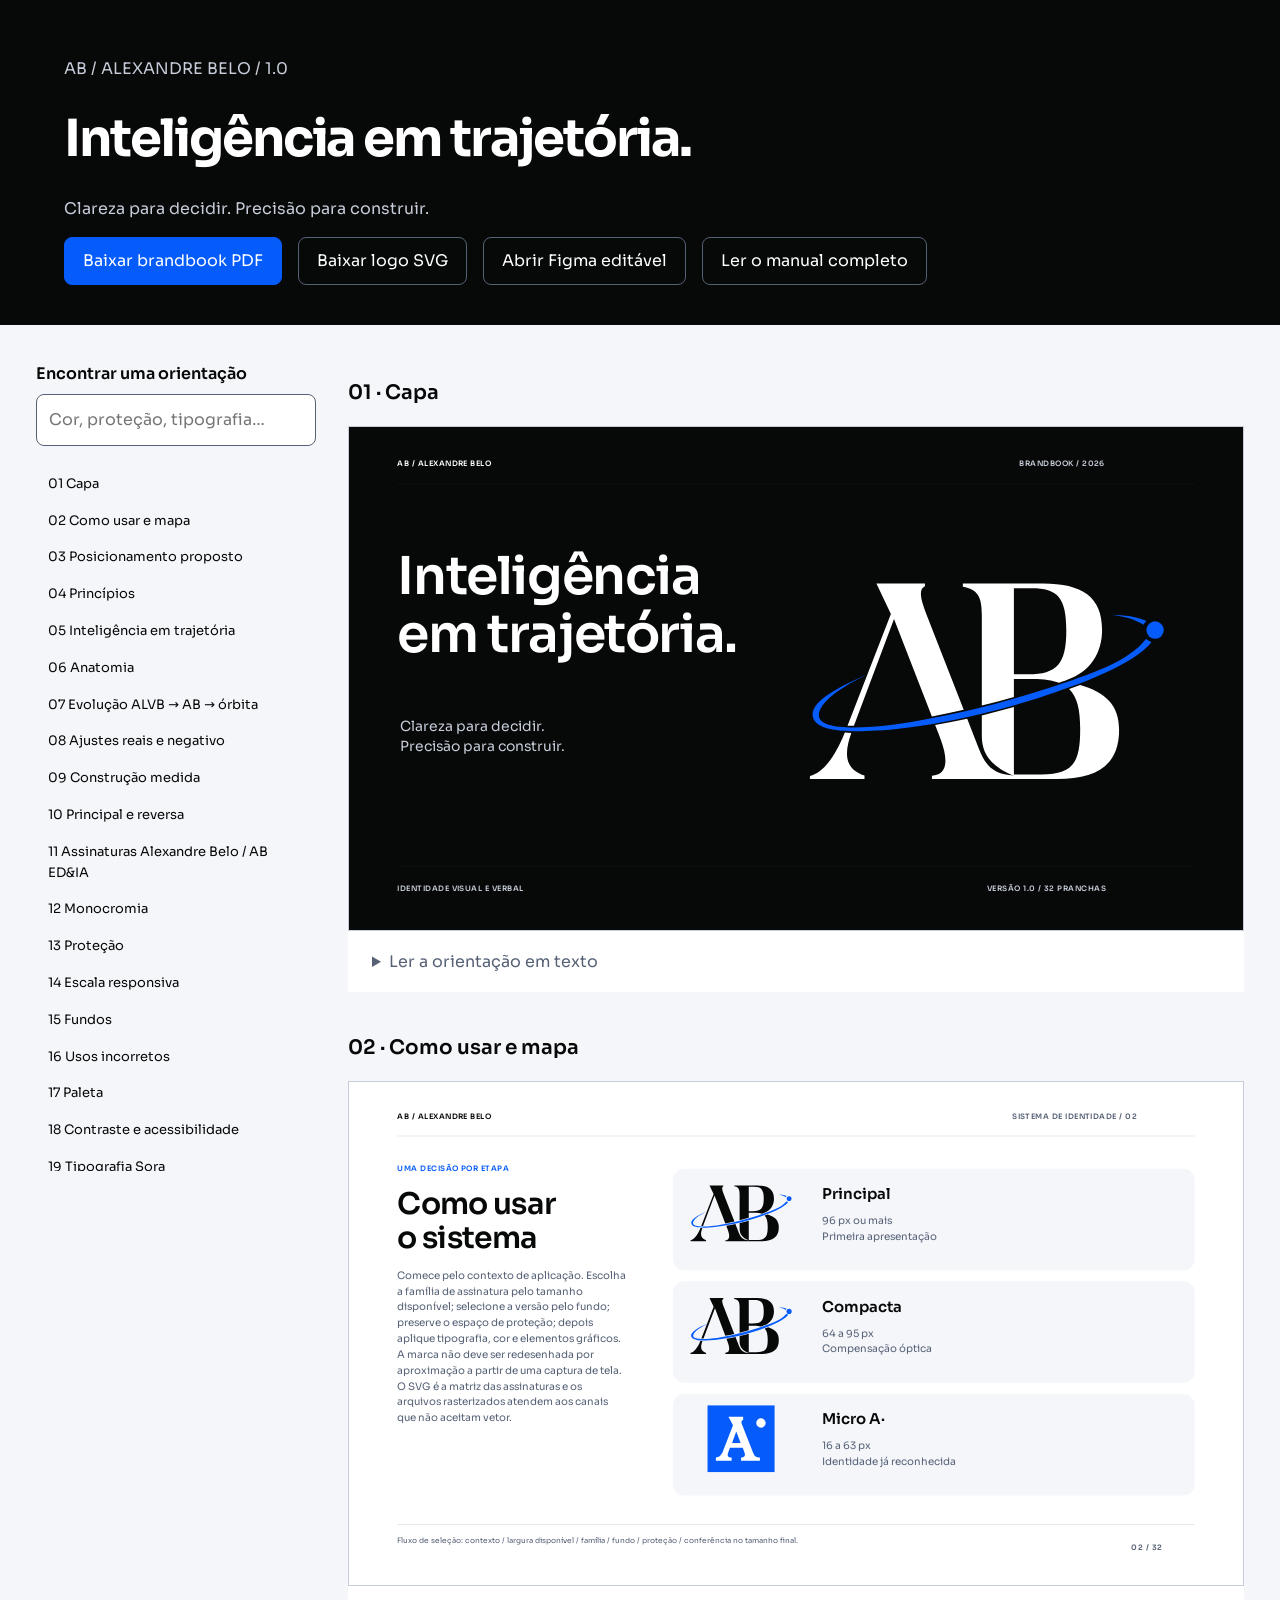
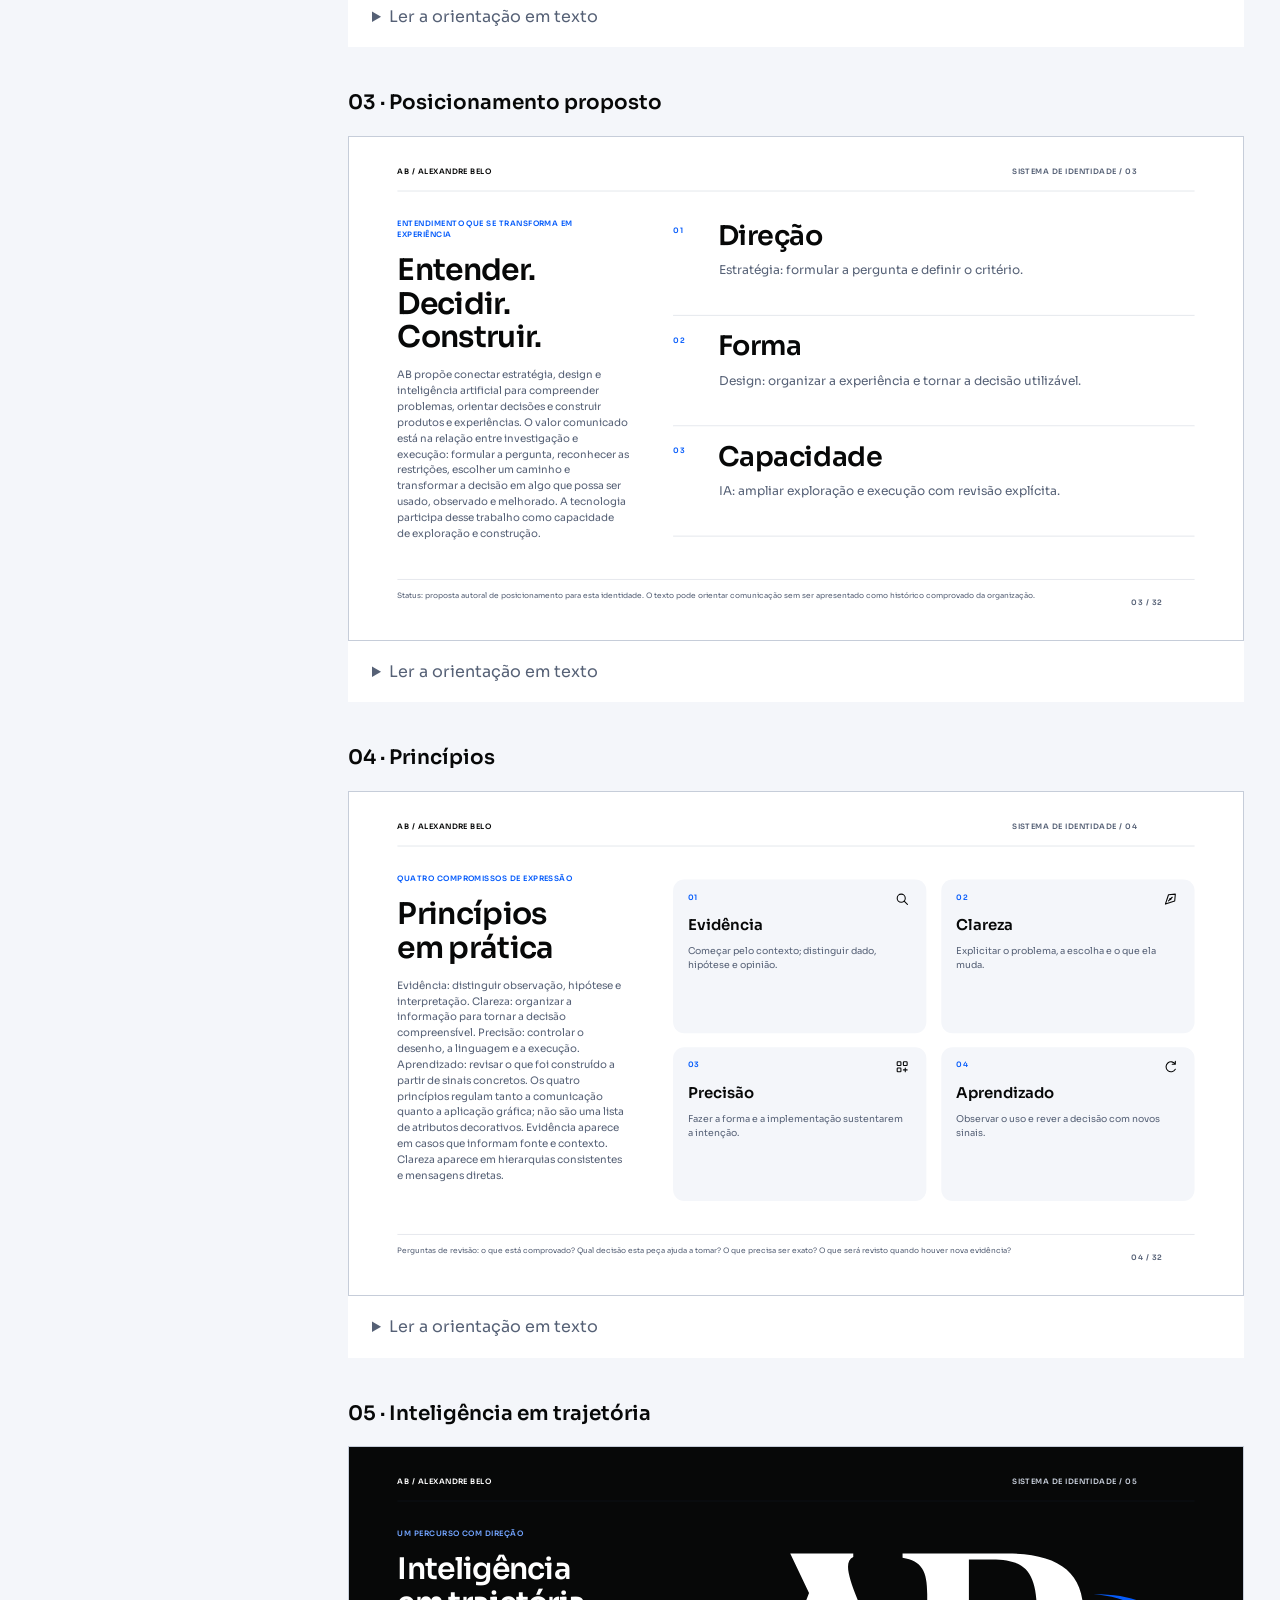
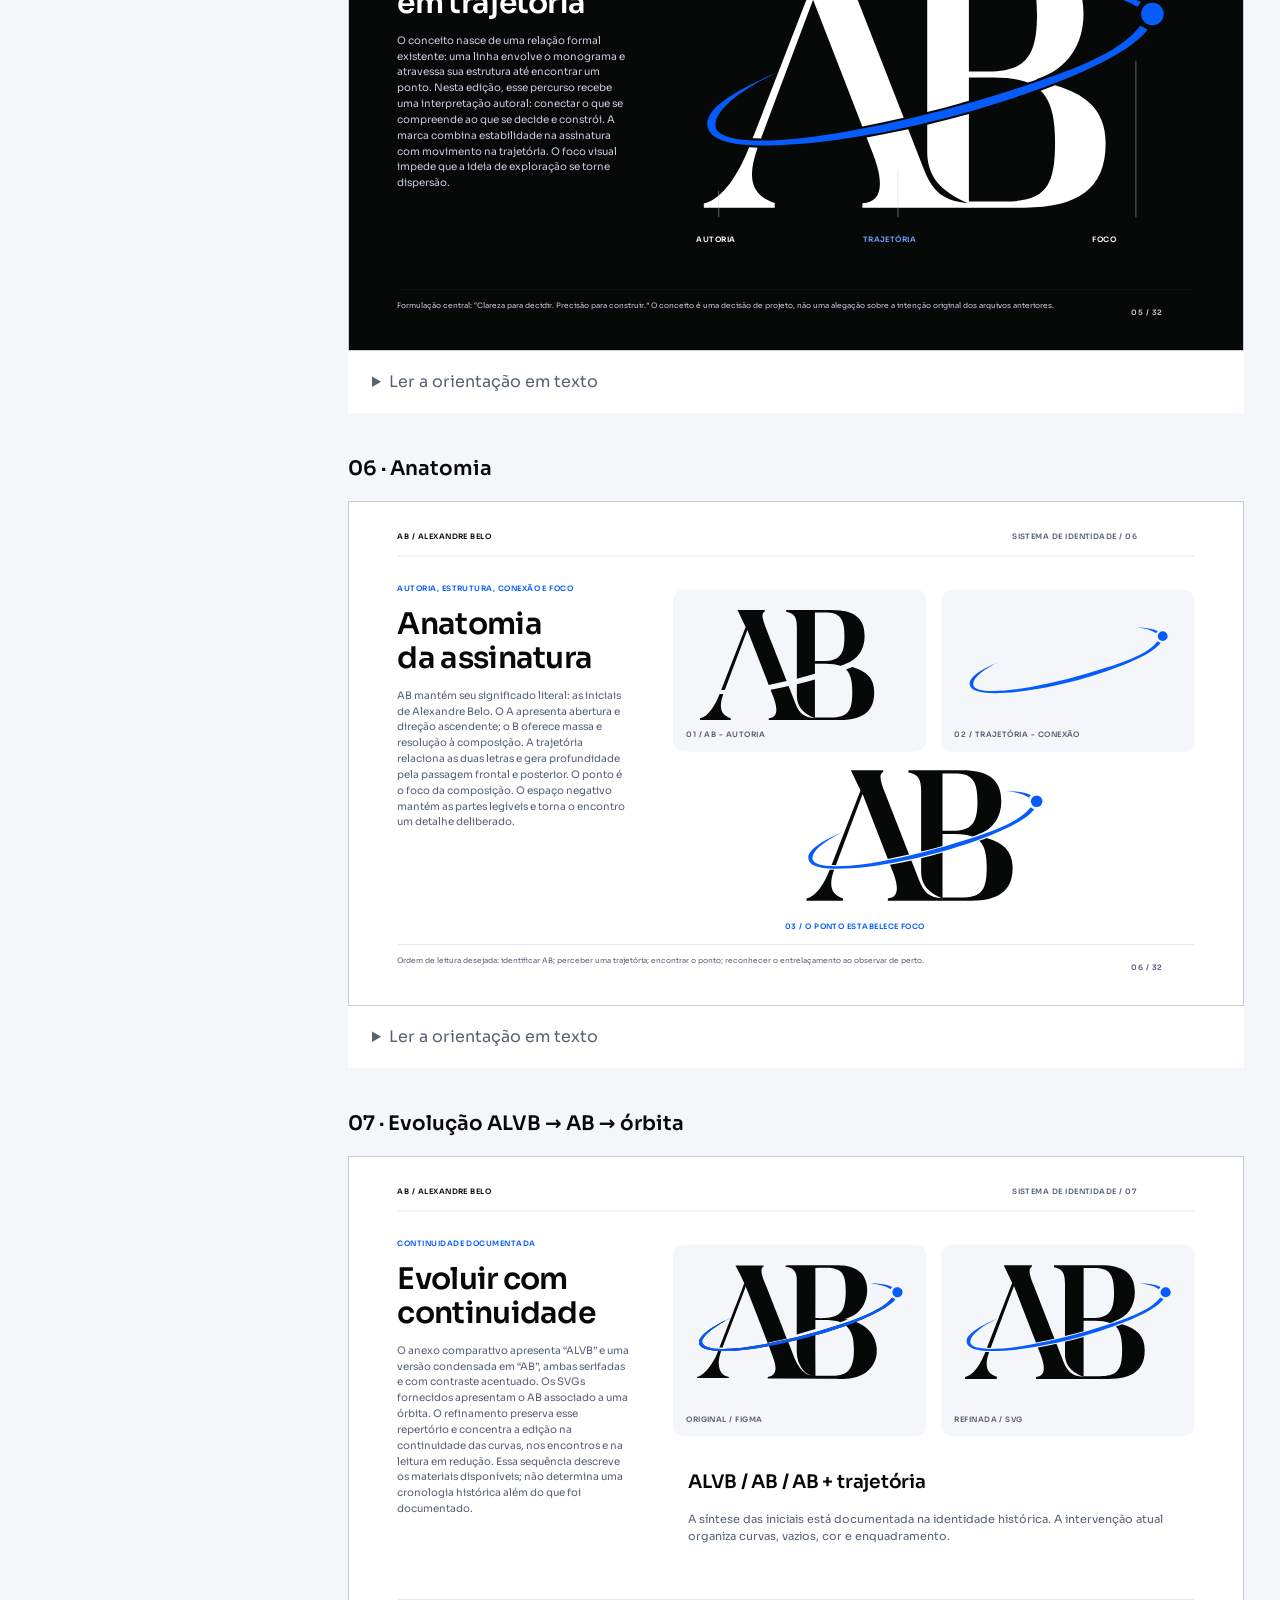
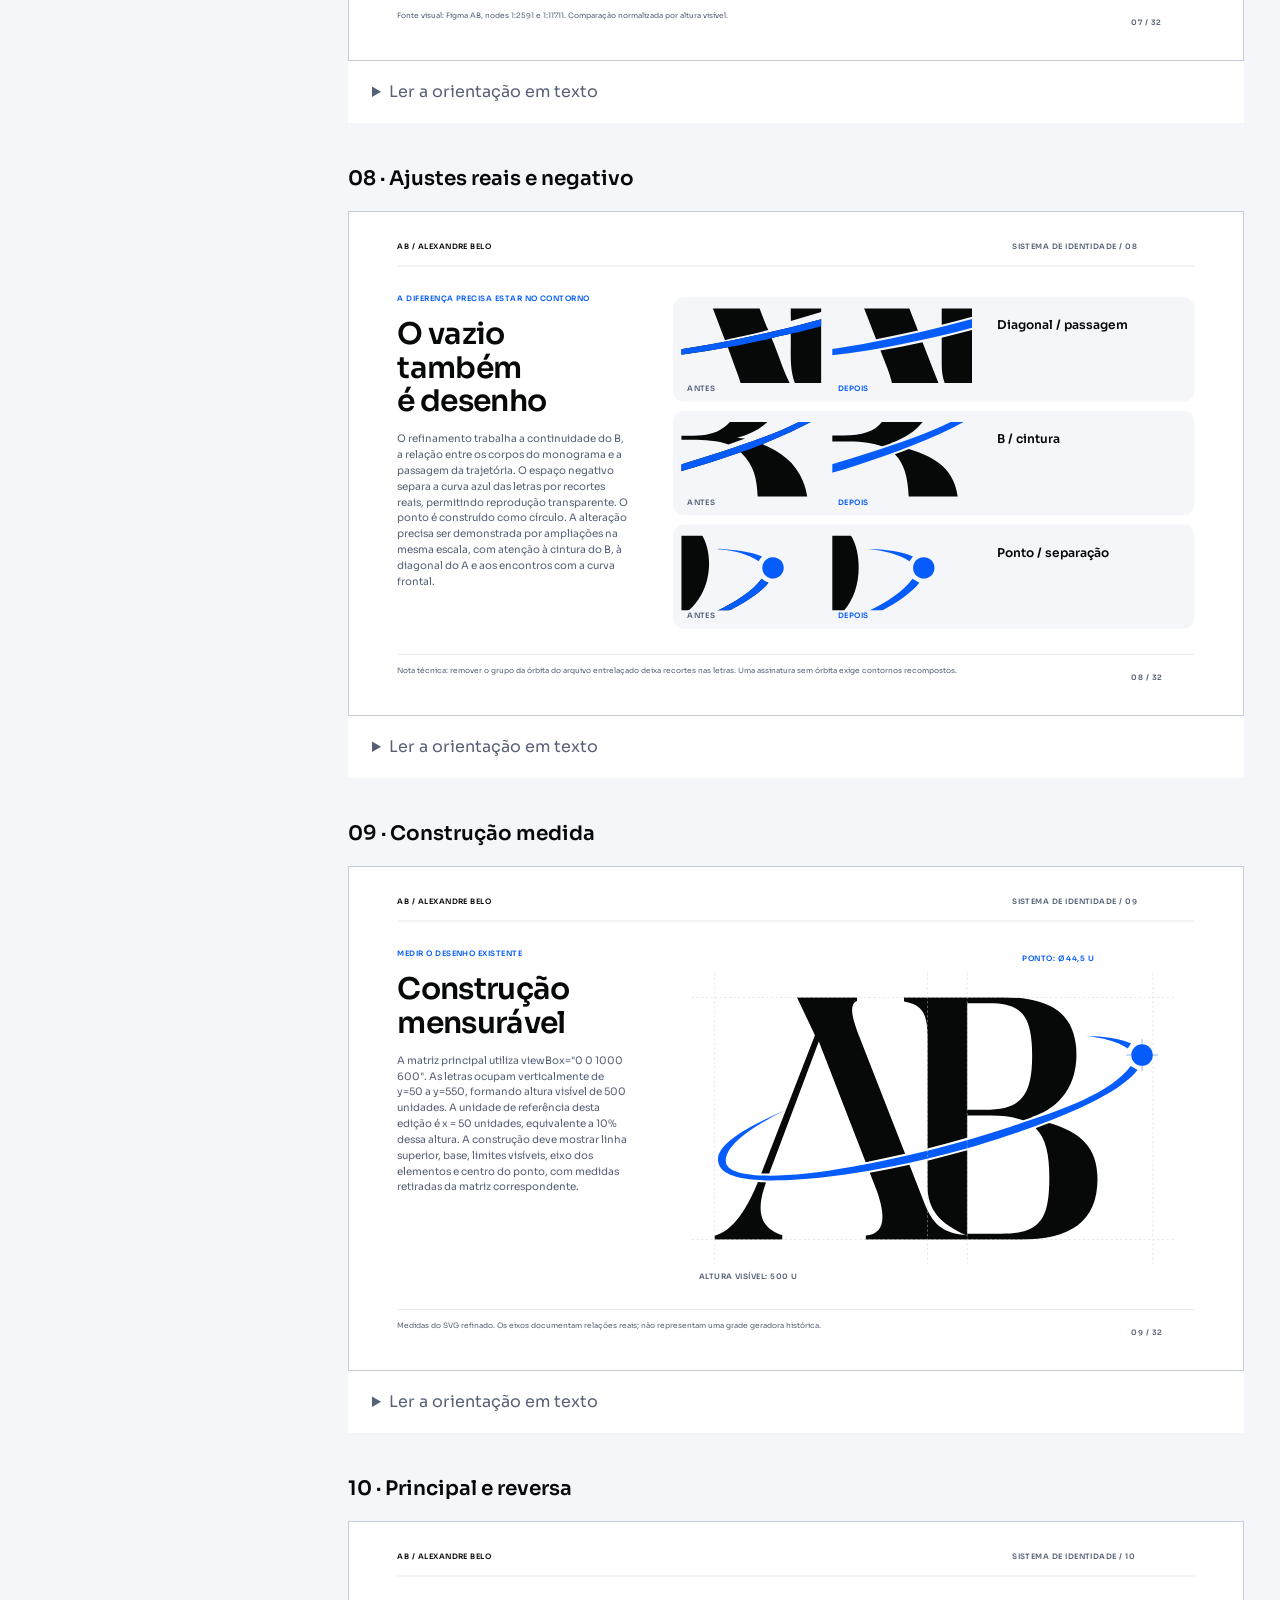
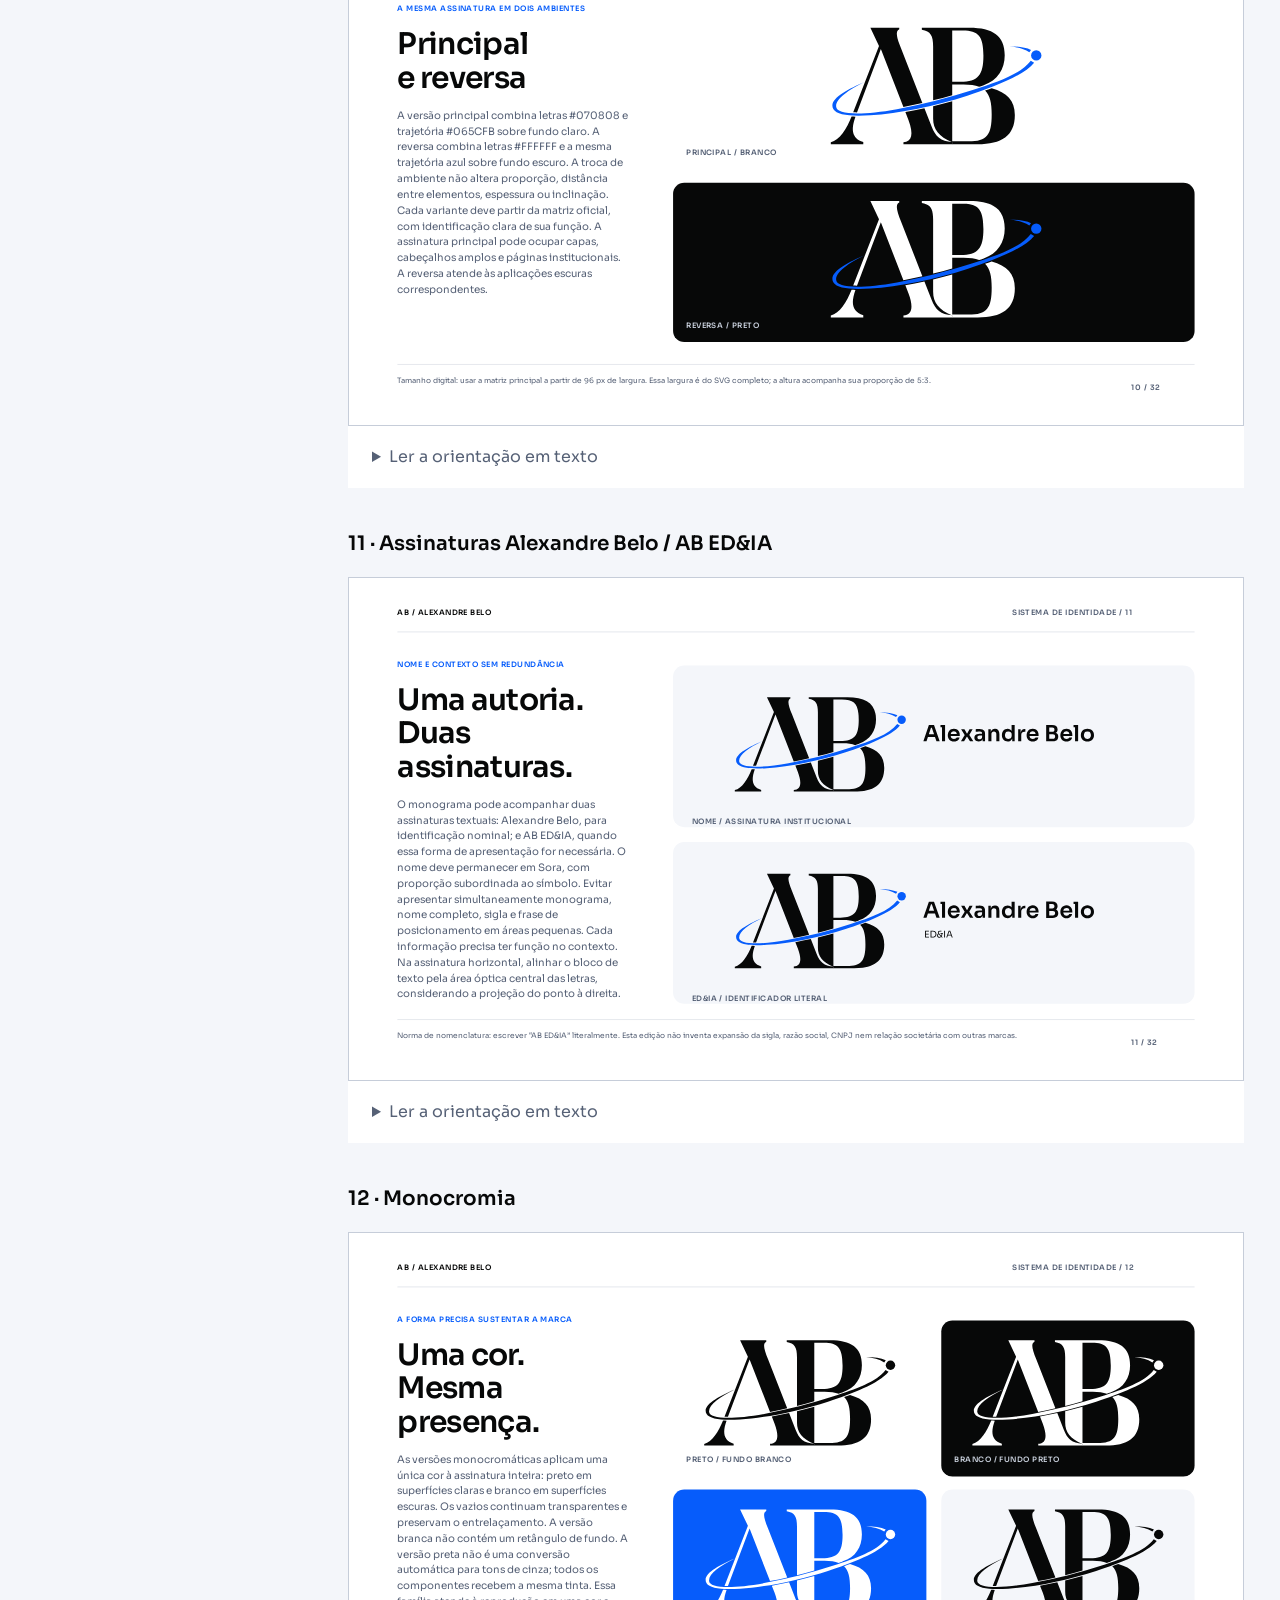
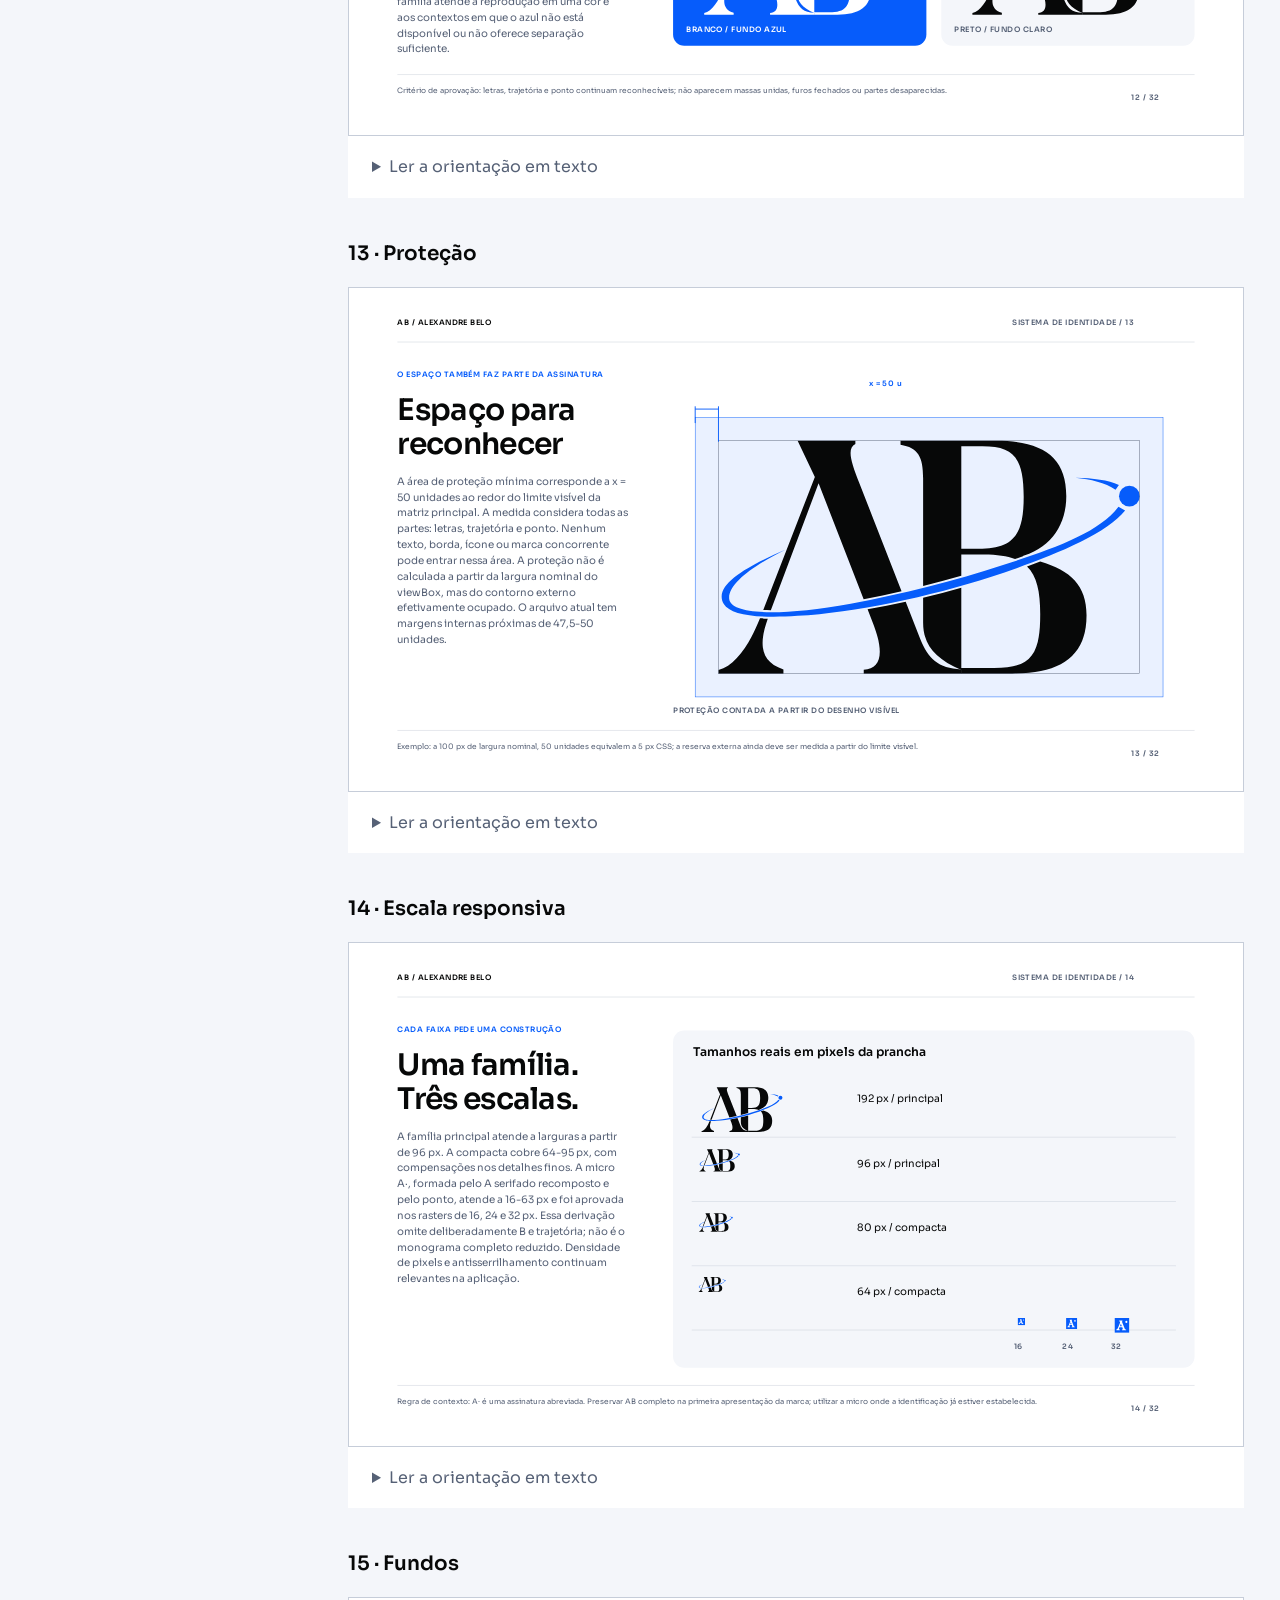
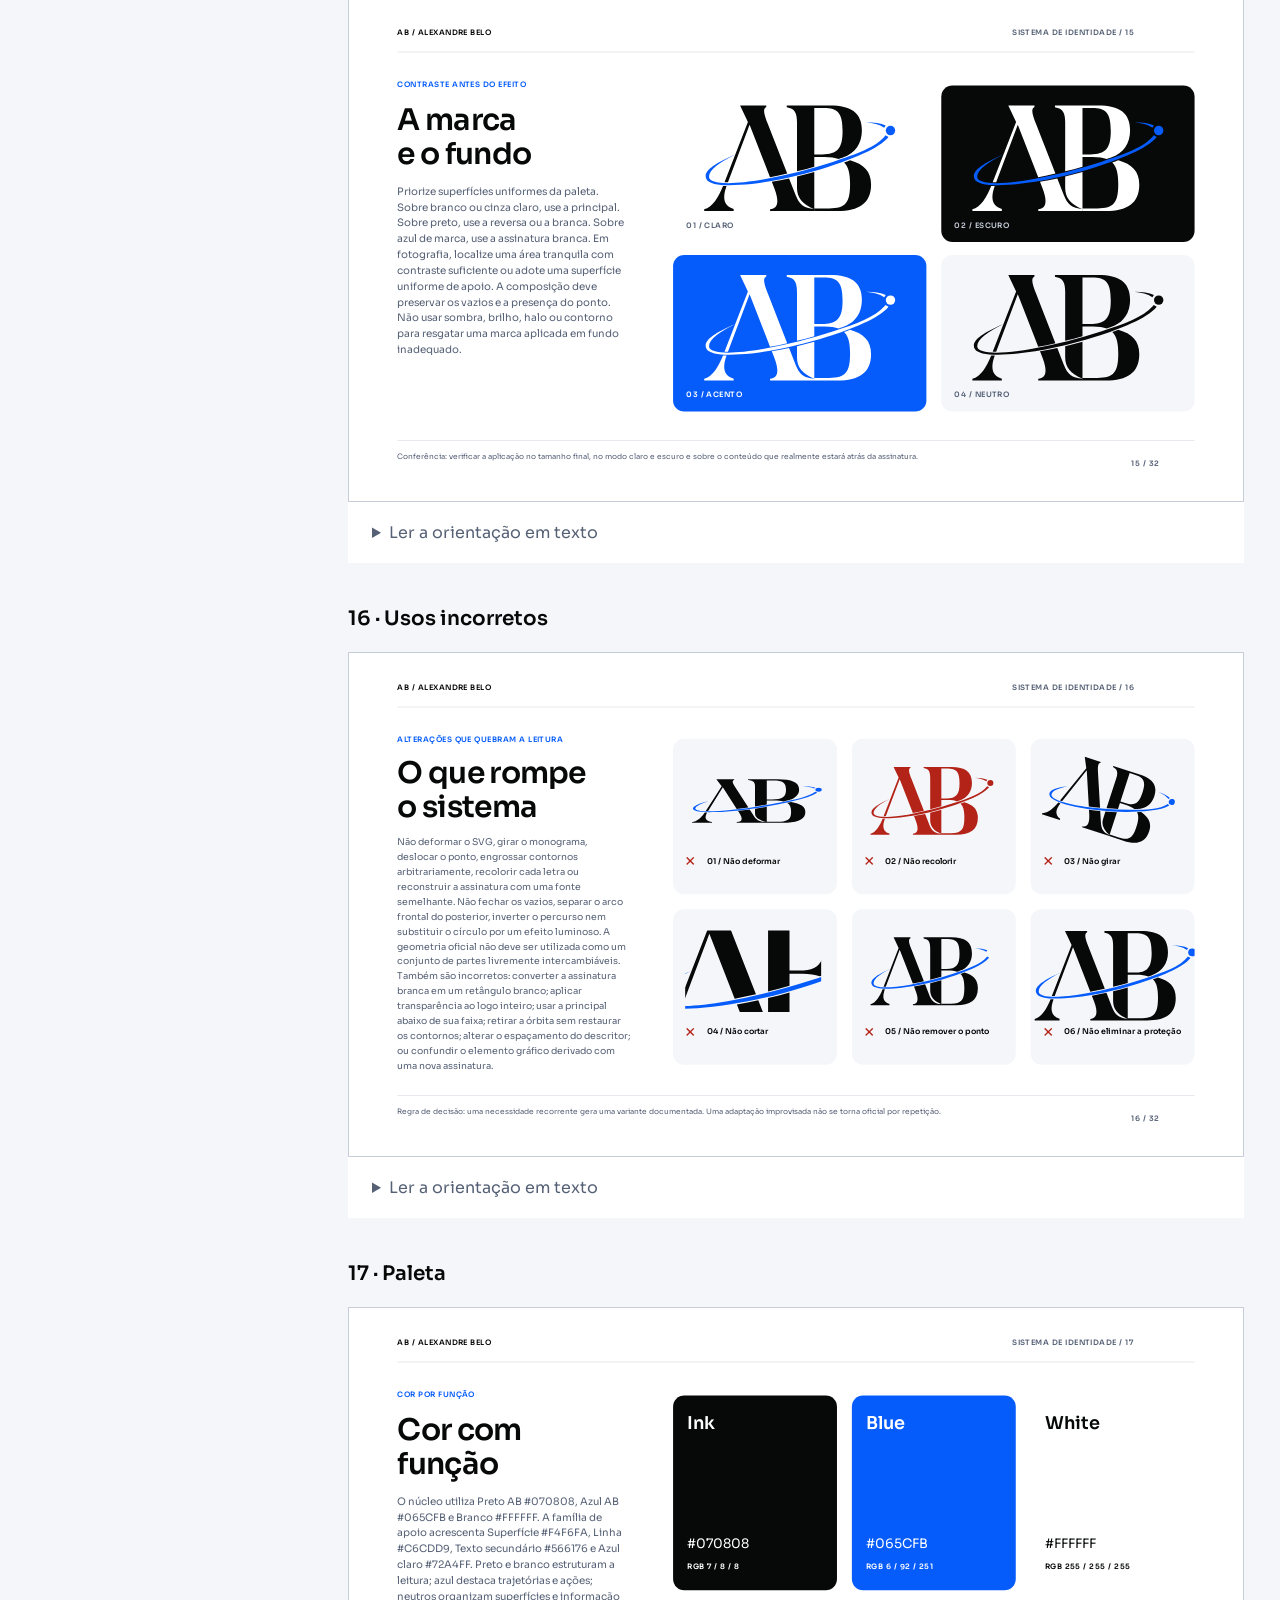
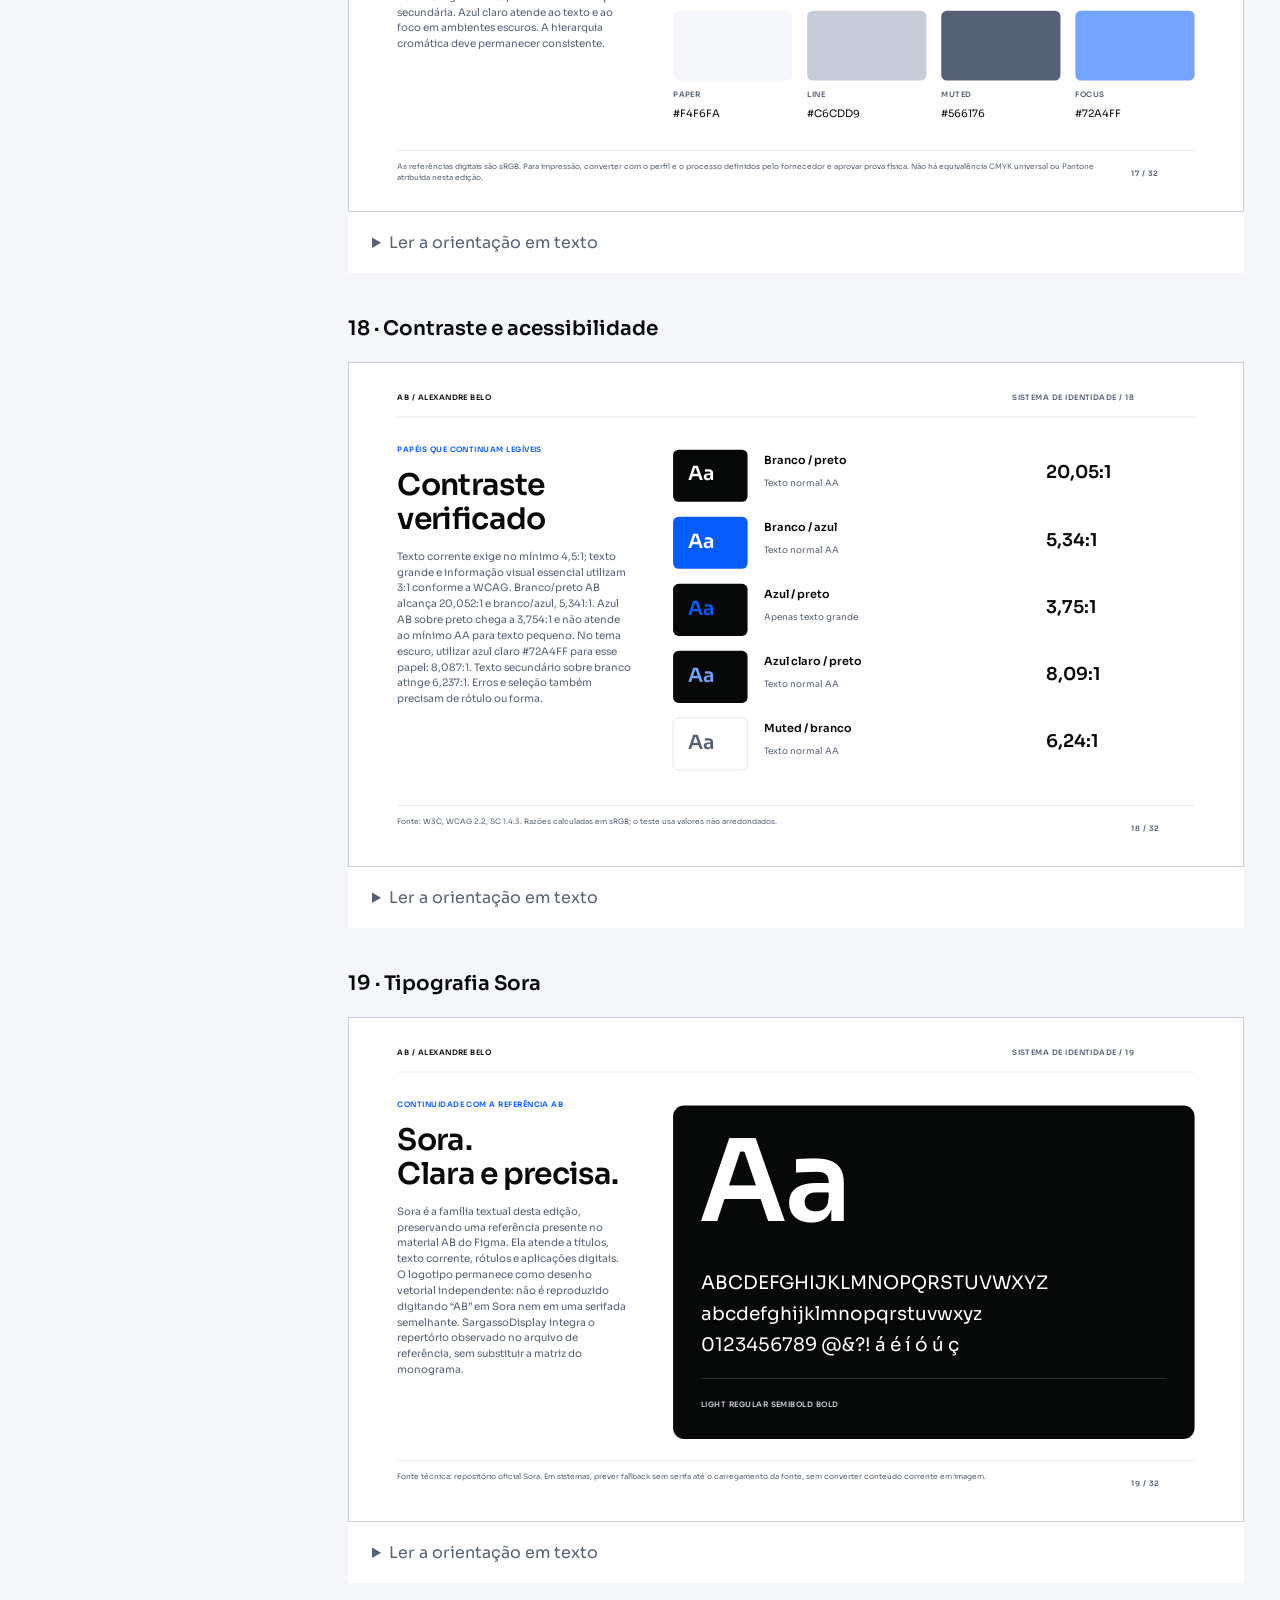
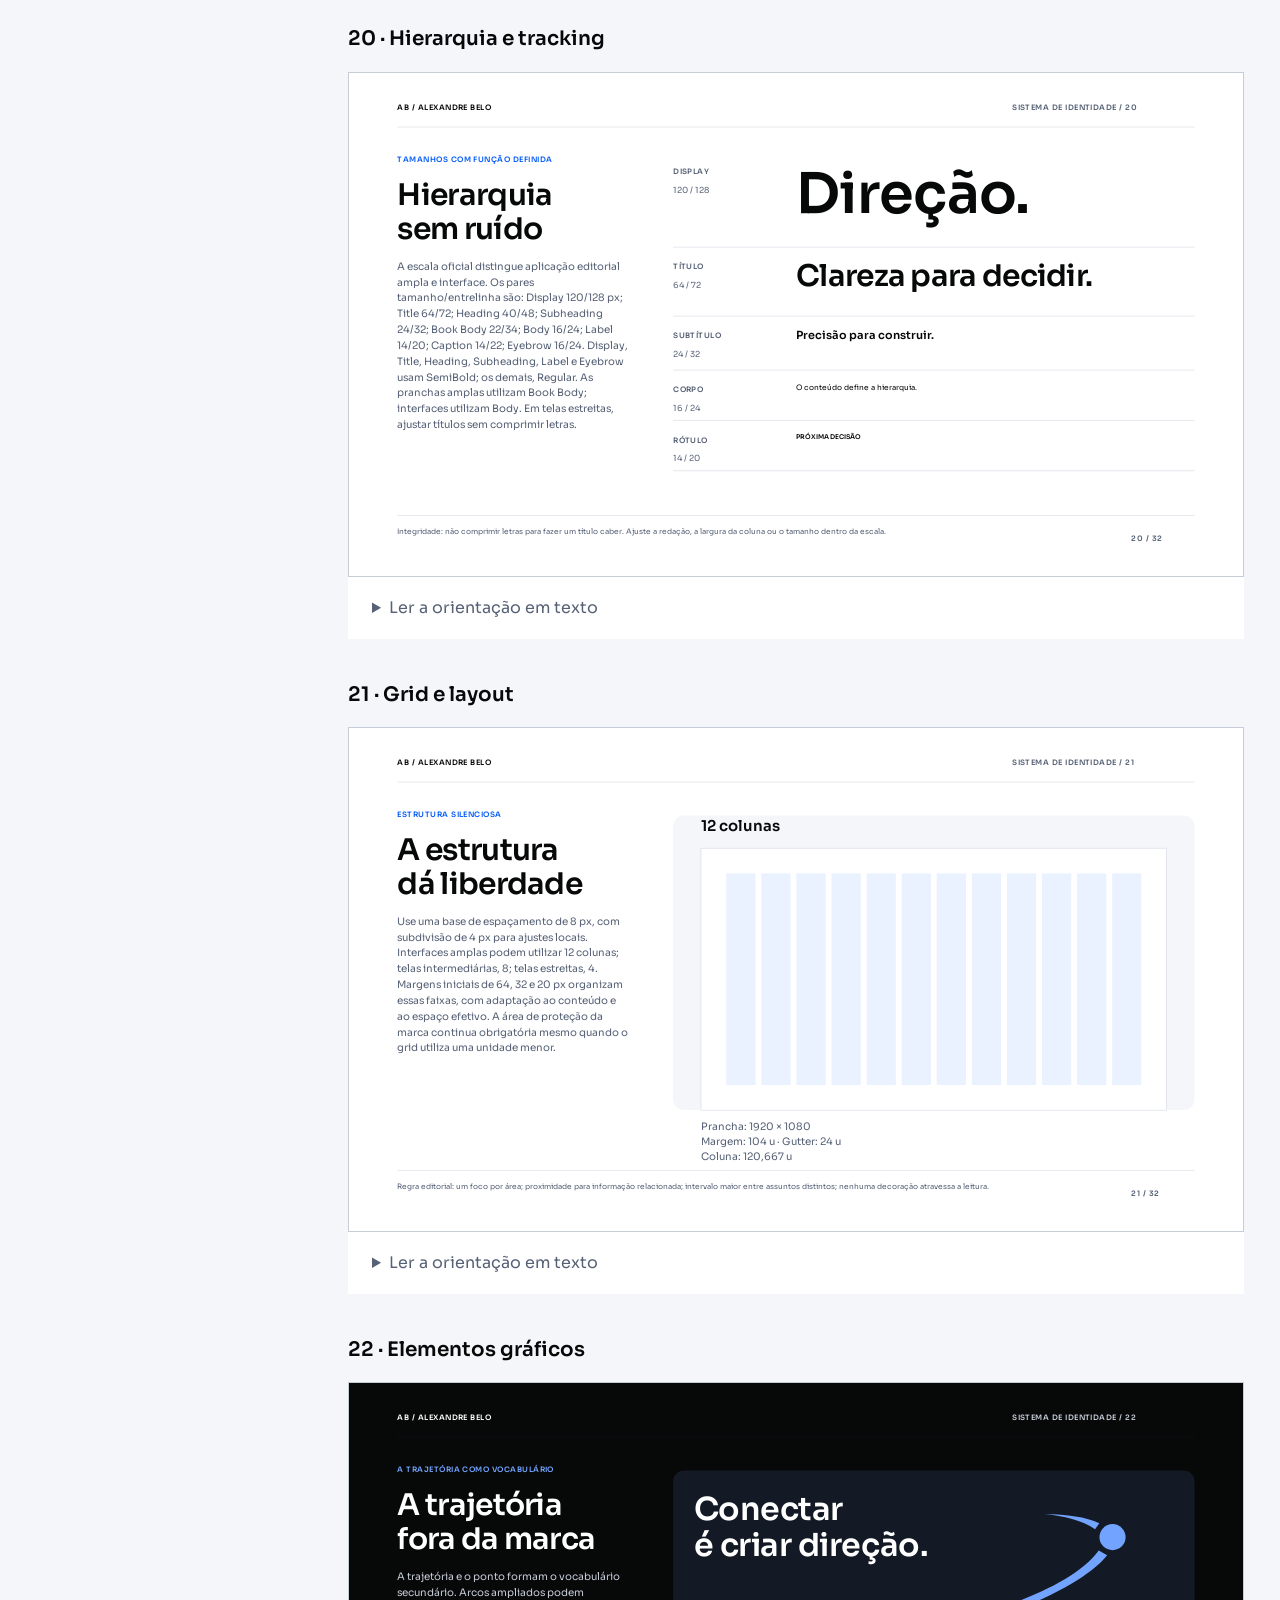
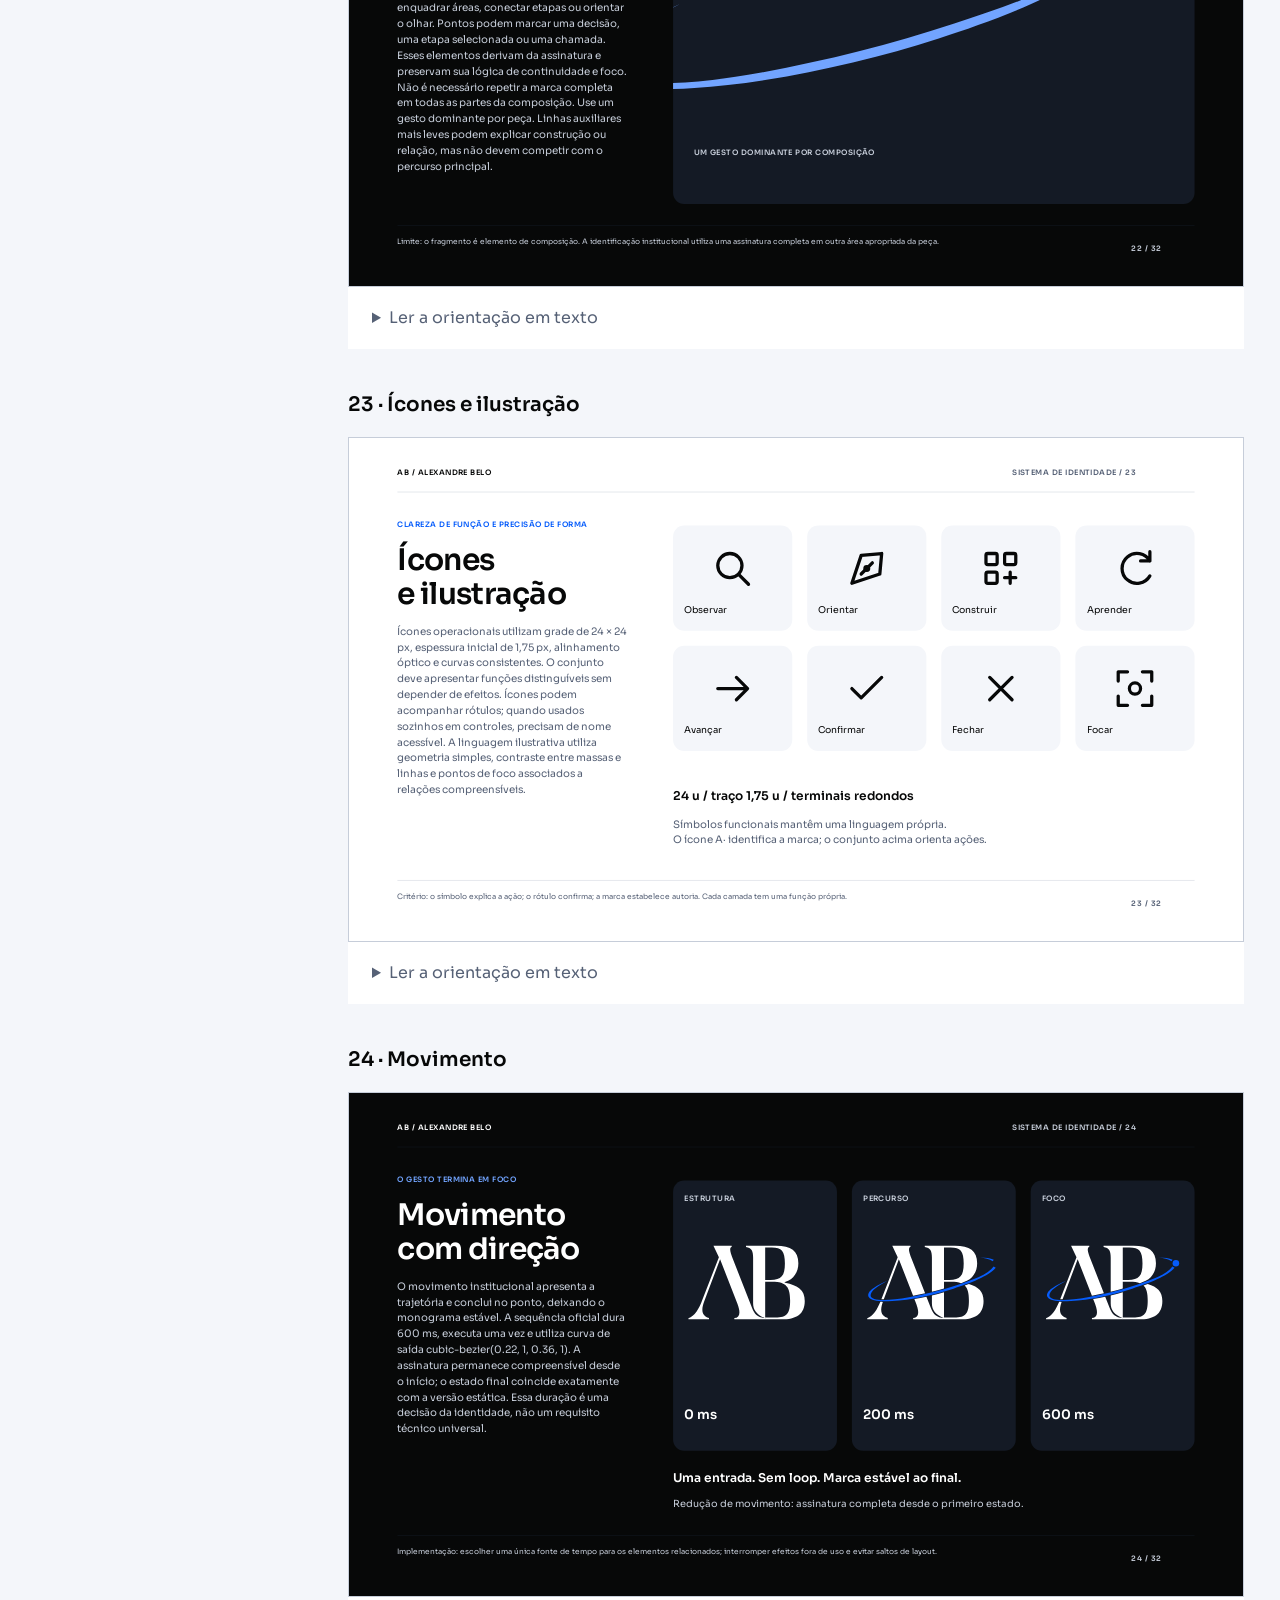
<file: brandbook/index.html>
<!doctype html><html lang="pt-BR"><meta charset="utf-8"><meta name="viewport" content="width=device-width, initial-scale=1"><title>AB · Inteligência em trajetória</title><link rel="stylesheet" href="../tokens/brand.css"><style>*{box-sizing:border-box}body{margin:0;background:#F4F6FA;color:#070808;font:16px/1.6 Sora,system-ui,sans-serif}header{background:#070808;color:white;padding:40px 5vw}header h1{font-size:clamp(32px,4vw,64px);letter-spacing:-.04em;margin:8px 0}header p{color:#C6CDD9}a{color:inherit;text-underline-offset:4px}.downloads{display:flex;flex-wrap:wrap;gap:16px}.downloads a{padding:10px 18px;border:1px solid #566176;border-radius:8px;text-decoration:none}.downloads a:first-child{background:#065CFB;border-color:#065CFB}.layout{display:grid;grid-template-columns:280px minmax(0,1fr);gap:32px;max-width:1800px;margin:auto;padding:36px}aside{align-self:start;position:sticky;top:24px;max-height:90vh;overflow:auto}label{display:block;font-weight:600}input{font:inherit;width:100%;border:1px solid #566176;border-radius:8px;padding:12px;margin:8px 0 20px;background:white;color:#070808}nav a{display:block;padding:8px 10px;font-size:13px;text-decoration:none;border-left:2px solid transparent}nav a:hover{border-color:#065CFB;background:#EAF1FF}article{scroll-margin-top:24px;margin-bottom:40px}article h2{font-size:20px;font-weight:600}article img{display:block;width:100%;height:auto;background:white;border:1px solid #C6CDD9}details{background:white;padding:18px 24px}summary{cursor:pointer;color:#566176}details p{max-width:80ch}a:focus-visible,summary:focus-visible,input:focus-visible{outline:3px solid #065CFB;outline-offset:4px}[hidden]{display:none!important}footer{padding:32px 5vw;border-top:1px solid #C6CDD9}@media(max-width:900px){.layout{display:block;padding:20px}aside{position:static;max-height:none}nav{max-height:230px;overflow:auto;margin-bottom:30px}header{padding:28px 20px}}@media print{header,aside,details,footer,article h2{display:none}.layout{display:block;padding:0}article{margin:0;break-after:page}article img{border:0}@page{size:landscape;margin:0}}@media(prefers-reduced-motion:reduce){html{scroll-behavior:auto}}</style><header><p>AB / ALEXANDRE BELO / 1.0</p><h1>Inteligência em trajetória.</h1><p>Clareza para decidir. Precisão para construir.</p><div class="downloads"><a href="AB-Brandbook.pdf" download>Baixar brandbook PDF</a><a href="../assets/logo/ab-primary.svg" download>Baixar logo SVG</a><a href="https://www.figma.com/design/VTETqqBjYKD3bNACqqwS0A">Abrir Figma editável</a><a href="brandbook.md">Ler o manual completo</a></div></header><div class="layout"><aside><label for="search">Encontrar uma orientação</label><input id="search" type="search" placeholder="Cor, proteção, tipografia…"><nav aria-label="Pranchas do brandbook"><a href="#p1">01 Capa</a><a href="#p2">02 Como usar e mapa</a><a href="#p3">03 Posicionamento proposto</a><a href="#p4">04 Princípios</a><a href="#p5">05 Inteligência em trajetória</a><a href="#p6">06 Anatomia</a><a href="#p7">07 Evolução ALVB → AB → órbita</a><a href="#p8">08 Ajustes reais e negativo</a><a href="#p9">09 Construção medida</a><a href="#p10">10 Principal e reversa</a><a href="#p11">11 Assinaturas Alexandre Belo / AB ED&amp;IA</a><a href="#p12">12 Monocromia</a><a href="#p13">13 Proteção</a><a href="#p14">14 Escala responsiva</a><a href="#p15">15 Fundos</a><a href="#p16">16 Usos incorretos</a><a href="#p17">17 Paleta</a><a href="#p18">18 Contraste e acessibilidade</a><a href="#p19">19 Tipografia Sora</a><a href="#p20">20 Hierarquia e tracking</a><a href="#p21">21 Grid e layout</a><a href="#p22">22 Elementos gráficos</a><a href="#p23">23 Ícones e ilustração</a><a href="#p24">24 Movimento</a><a href="#p25">25 Voz</a><a href="#p26">26 UI kit</a><a href="#p27">27 Aplicação digital</a><a href="#p28">28 Editorial e case</a><a href="#p29">29 Social</a><a href="#p30">30 Assinatura e cartão</a><a href="#p31">31 Ativos e manutenção</a><a href="#p32">32 Fontes e créditos</a></nav></aside><main><article id="p1" data-search="capa clareza para decidir. precisão para construir. a identidade ab conecta uma assinatura reconhecível a um gesto de direção. as iniciais preservam a autoria; a trajetória conecta as partes; o ponto estabelece foco. o sistema organiza essa relação para telas, documentos e aplicações editoriais. sua consistência depende de decisões reproduzíveis: qual assinatura usar, como dimensioná-la, quais cores combinar e como traduzir o conceito em linguagem e movimento."><h2>01 · Capa</h2><img src="pages/01.svg" width="1920" height="1080" alt="Prancha 01: Capa" loading="lazy"><details><summary>Ler a orientação em texto</summary><p>Clareza para decidir. Precisão para construir. A identidade AB conecta uma assinatura reconhecível a um gesto de direção. As iniciais preservam a autoria; a trajetória conecta as partes; o ponto estabelece foco. O sistema organiza essa relação para telas, documentos e aplicações editoriais. Sua consistência depende de decisões reproduzíveis: qual assinatura usar, como dimensioná-la, quais cores combinar e como traduzir o conceito em linguagem e movimento.</p><p>Regra de edição: exibir “AB · Sistema de identidade · 2026”; não atribuir datas de fundação ou conquistas comerciais não documentadas.</p></details></article><article id="p2" data-search="como usar e mapa comece pelo contexto de aplicação. escolha a família de assinatura pelo tamanho disponível; selecione a versão pelo fundo; preserve o espaço de proteção; depois aplique tipografia, cor e elementos gráficos. a marca não deve ser redesenhada por aproximação a partir de uma captura de tela. o svg é a matriz das assinaturas e os arquivos rasterizados atendem aos canais que não aceitam vetor."><h2>02 · Como usar e mapa</h2><img src="pages/02.svg" width="1920" height="1080" alt="Prancha 02: Como usar e mapa" loading="lazy"><details><summary>Ler a orientação em texto</summary><p>Comece pelo contexto de aplicação. Escolha a família de assinatura pelo tamanho disponível; selecione a versão pelo fundo; preserve o espaço de proteção; depois aplique tipografia, cor e elementos gráficos. A marca não deve ser redesenhada por aproximação a partir de uma captura de tela. O SVG é a matriz das assinaturas e os arquivos rasterizados atendem aos canais que não aceitam vetor.</p><p>Fluxo de seleção: contexto → largura disponível → família → fundo → proteção → conferência no tamanho final.</p></details></article><article id="p3" data-search="posicionamento proposto ab propõe conectar estratégia, design e inteligência artificial para compreender problemas, orientar decisões e construir produtos e experiências. o valor comunicado está na relação entre investigação e execução: formular a pergunta, reconhecer as restrições, escolher um caminho e transformar a decisão em algo que possa ser usado, observado e melhorado. a tecnologia participa desse trabalho como capacidade de exploração e construção."><h2>03 · Posicionamento proposto</h2><img src="pages/03.svg" width="1920" height="1080" alt="Prancha 03: Posicionamento proposto" loading="lazy"><details><summary>Ler a orientação em texto</summary><p>AB propõe conectar estratégia, design e inteligência artificial para compreender problemas, orientar decisões e construir produtos e experiências. O valor comunicado está na relação entre investigação e execução: formular a pergunta, reconhecer as restrições, escolher um caminho e transformar a decisão em algo que possa ser usado, observado e melhorado. A tecnologia participa desse trabalho como capacidade de exploração e construção.</p><p>Status: proposta autoral de posicionamento para esta identidade. O texto pode orientar comunicação sem ser apresentado como histórico comprovado da organização.</p></details></article><article id="p4" data-search="princípios evidência: distinguir observação, hipótese e interpretação. clareza: organizar a informação para tornar a decisão compreensível. precisão: controlar o desenho, a linguagem e a execução. aprendizado: revisar o que foi construído a partir de sinais concretos. os quatro princípios regulam tanto a comunicação quanto a aplicação gráfica; não são uma lista de atributos decorativos. evidência aparece em casos que informam fonte e contexto. clareza aparece em hierarquias consistentes e mensagens diretas."><h2>04 · Princípios</h2><img src="pages/04.svg" width="1920" height="1080" alt="Prancha 04: Princípios" loading="lazy"><details><summary>Ler a orientação em texto</summary><p>Evidência: distinguir observação, hipótese e interpretação. Clareza: organizar a informação para tornar a decisão compreensível. Precisão: controlar o desenho, a linguagem e a execução. Aprendizado: revisar o que foi construído a partir de sinais concretos. Os quatro princípios regulam tanto a comunicação quanto a aplicação gráfica; não são uma lista de atributos decorativos. Evidência aparece em casos que informam fonte e contexto. Clareza aparece em hierarquias consistentes e mensagens diretas.</p><p>Perguntas de revisão: o que está comprovado? Qual decisão esta peça ajuda a tomar? O que precisa ser exato? O que será revisto quando houver nova evidência?</p></details></article><article id="p5" data-search="inteligência em trajetória o conceito nasce de uma relação formal existente: uma linha envolve o monograma e atravessa sua estrutura até encontrar um ponto. nesta edição, esse percurso recebe uma interpretação autoral: conectar o que se compreende ao que se decide e constrói. a marca combina estabilidade na assinatura com movimento na trajetória. o foco visual impede que a ideia de exploração se torne dispersão."><h2>05 · Inteligência em trajetória</h2><img src="pages/05.svg" width="1920" height="1080" alt="Prancha 05: Inteligência em trajetória" loading="lazy"><details><summary>Ler a orientação em texto</summary><p>O conceito nasce de uma relação formal existente: uma linha envolve o monograma e atravessa sua estrutura até encontrar um ponto. Nesta edição, esse percurso recebe uma interpretação autoral: conectar o que se compreende ao que se decide e constrói. A marca combina estabilidade na assinatura com movimento na trajetória. O foco visual impede que a ideia de exploração se torne dispersão.</p><p>Formulação central: “Clareza para decidir. Precisão para construir.” O conceito é uma decisão de projeto, não uma alegação sobre a intenção original dos arquivos anteriores.</p></details></article><article id="p6" data-search="anatomia ab mantém seu significado literal: as iniciais de alexandre belo. o a apresenta abertura e direção ascendente; o b oferece massa e resolução à composição. a trajetória relaciona as duas letras e gera profundidade pela passagem frontal e posterior. o ponto é o foco da composição. o espaço negativo mantém as partes legíveis e torna o encontro um detalhe deliberado."><h2>06 · Anatomia</h2><img src="pages/06.svg" width="1920" height="1080" alt="Prancha 06: Anatomia" loading="lazy"><details><summary>Ler a orientação em texto</summary><p>AB mantém seu significado literal: as iniciais de Alexandre Belo. O A apresenta abertura e direção ascendente; o B oferece massa e resolução à composição. A trajetória relaciona as duas letras e gera profundidade pela passagem frontal e posterior. O ponto é o foco da composição. O espaço negativo mantém as partes legíveis e torna o encontro um detalhe deliberado.</p><p>Ordem de leitura desejada: identificar AB; perceber uma trajetória; encontrar o ponto; reconhecer o entrelaçamento ao observar de perto.</p></details></article><article id="p7" data-search="evolução alvb → ab → órbita o anexo comparativo apresenta “alvb” e uma versão condensada em “ab”, ambas serifadas e com contraste acentuado. os svgs fornecidos apresentam o ab associado a uma órbita. o refinamento preserva esse repertório e concentra a edição na continuidade das curvas, nos encontros e na leitura em redução. essa sequência descreve os materiais disponíveis; não determina uma cronologia histórica além do que foi documentado."><h2>07 · Evolução ALVB → AB → órbita</h2><img src="pages/07.svg" width="1920" height="1080" alt="Prancha 07: Evolução ALVB → AB → órbita" loading="lazy"><details><summary>Ler a orientação em texto</summary><p>O anexo comparativo apresenta “ALVB” e uma versão condensada em “AB”, ambas serifadas e com contraste acentuado. Os SVGs fornecidos apresentam o AB associado a uma órbita. O refinamento preserva esse repertório e concentra a edição na continuidade das curvas, nos encontros e na leitura em redução. Essa sequência descreve os materiais disponíveis; não determina uma cronologia histórica além do que foi documentado.</p><p>Legenda correta: “Referências fornecidas → consolidação AB → refinamento desta edição”. A autoria e a licença de cada recurso tipográfico permanecem separadas da narrativa da marca.</p></details></article><article id="p8" data-search="ajustes reais e negativo o refinamento trabalha a continuidade do b, a relação entre os corpos do monograma e a passagem da trajetória. o espaço negativo separa a curva azul das letras por recortes reais, permitindo reprodução transparente. o ponto é construído como círculo. a alteração precisa ser demonstrada por ampliações na mesma escala, com atenção à cintura do b, à diagonal do a e aos encontros com a curva frontal."><h2>08 · Ajustes reais e negativo</h2><img src="pages/08.svg" width="1920" height="1080" alt="Prancha 08: Ajustes reais e negativo" loading="lazy"><details><summary>Ler a orientação em texto</summary><p>O refinamento trabalha a continuidade do B, a relação entre os corpos do monograma e a passagem da trajetória. O espaço negativo separa a curva azul das letras por recortes reais, permitindo reprodução transparente. O ponto é construído como círculo. A alteração precisa ser demonstrada por ampliações na mesma escala, com atenção à cintura do B, à diagonal do A e aos encontros com a curva frontal.</p><p>Nota técnica: remover o grupo da órbita do arquivo entrelaçado deixa recortes nas letras. Uma assinatura sem órbita exige contornos recompostos.</p></details></article><article id="p9" data-search="construção medida a matriz principal utiliza viewbox=&quot;0 0 1000 600&quot;. as letras ocupam verticalmente de y=50 a y=550, formando altura visível de 500 unidades. a unidade de referência desta edição é x = 50 unidades, equivalente a 10% dessa altura. a construção deve mostrar linha superior, base, limites visíveis, eixo dos elementos e centro do ponto, com medidas retiradas da matriz correspondente."><h2>09 · Construção medida</h2><img src="pages/09.svg" width="1920" height="1080" alt="Prancha 09: Construção medida" loading="lazy"><details><summary>Ler a orientação em texto</summary><p>A matriz principal utiliza viewBox=&quot;0 0 1000 600&quot;. As letras ocupam verticalmente de y=50 a y=550, formando altura visível de 500 unidades. A unidade de referência desta edição é x = 50 unidades, equivalente a 10% dessa altura. A construção deve mostrar linha superior, base, limites visíveis, eixo dos elementos e centro do ponto, com medidas retiradas da matriz correspondente.</p><p>Referência operacional: dimensione variantes pelo arquivo completo; meça proteção a partir da tinta visível, incluindo a trajetória e o ponto.</p></details></article><article id="p10" data-search="principal e reversa a versão principal combina letras #070808 e trajetória #065cfb sobre fundo claro. a reversa combina letras #ffffff e a mesma trajetória azul sobre fundo escuro. a troca de ambiente não altera proporção, distância entre elementos, espessura ou inclinação. cada variante deve partir da matriz oficial, com identificação clara de sua função. a assinatura principal pode ocupar capas, cabeçalhos amplos e páginas institucionais. a reversa atende às aplicações escuras correspondentes."><h2>10 · Principal e reversa</h2><img src="pages/10.svg" width="1920" height="1080" alt="Prancha 10: Principal e reversa" loading="lazy"><details><summary>Ler a orientação em texto</summary><p>A versão principal combina letras #070808 e trajetória #065CFB sobre fundo claro. A reversa combina letras #FFFFFF e a mesma trajetória azul sobre fundo escuro. A troca de ambiente não altera proporção, distância entre elementos, espessura ou inclinação. Cada variante deve partir da matriz oficial, com identificação clara de sua função. A assinatura principal pode ocupar capas, cabeçalhos amplos e páginas institucionais. A reversa atende às aplicações escuras correspondentes.</p><p>Tamanho digital: usar a matriz principal a partir de 96 px de largura. Essa largura é do SVG completo; a altura acompanha sua proporção de 5:3.</p></details></article><article id="p11" data-search="assinaturas alexandre belo / ab ed&amp;ia o monograma pode acompanhar duas assinaturas textuais: alexandre belo, para identificação nominal; e ab ed&amp;ia, quando essa forma de apresentação for necessária. o nome deve permanecer em sora, com proporção subordinada ao símbolo. evitar apresentar simultaneamente monograma, nome completo, sigla e frase de posicionamento em áreas pequenas. cada informação precisa ter função no contexto. na assinatura horizontal, alinhar o bloco de texto pela área óptica central das letras, considerando a projeção do ponto à direita."><h2>11 · Assinaturas Alexandre Belo / AB ED&amp;IA</h2><img src="pages/11.svg" width="1920" height="1080" alt="Prancha 11: Assinaturas Alexandre Belo / AB ED&amp;IA" loading="lazy"><details><summary>Ler a orientação em texto</summary><p>O monograma pode acompanhar duas assinaturas textuais: Alexandre Belo, para identificação nominal; e AB ED&amp;IA, quando essa forma de apresentação for necessária. O nome deve permanecer em Sora, com proporção subordinada ao símbolo. Evitar apresentar simultaneamente monograma, nome completo, sigla e frase de posicionamento em áreas pequenas. Cada informação precisa ter função no contexto. Na assinatura horizontal, alinhar o bloco de texto pela área óptica central das letras, considerando a projeção do ponto à direita.</p><p>Norma de nomenclatura: escrever “AB ED&amp;IA” literalmente. Esta edição não inventa expansão da sigla, razão social, CNPJ nem relação societária com outras marcas.</p></details></article><article id="p12" data-search="monocromia as versões monocromáticas aplicam uma única cor à assinatura inteira: preto em superfícies claras e branco em superfícies escuras. os vazios continuam transparentes e preservam o entrelaçamento. a versão branca não contém um retângulo de fundo. a versão preta não é uma conversão automática para tons de cinza; todos os componentes recebem a mesma tinta. essa família atende à reprodução em uma cor e aos contextos em que o azul não está disponível ou não oferece separação suficiente."><h2>12 · Monocromia</h2><img src="pages/12.svg" width="1920" height="1080" alt="Prancha 12: Monocromia" loading="lazy"><details><summary>Ler a orientação em texto</summary><p>As versões monocromáticas aplicam uma única cor à assinatura inteira: preto em superfícies claras e branco em superfícies escuras. Os vazios continuam transparentes e preservam o entrelaçamento. A versão branca não contém um retângulo de fundo. A versão preta não é uma conversão automática para tons de cinza; todos os componentes recebem a mesma tinta. Essa família atende à reprodução em uma cor e aos contextos em que o azul não está disponível ou não oferece separação suficiente.</p><p>Critério de aprovação: letras, trajetória e ponto continuam reconhecíveis; não aparecem massas unidas, furos fechados ou partes desaparecidas.</p></details></article><article id="p13" data-search="proteção a área de proteção mínima corresponde a x = 50 unidades ao redor do limite visível da matriz principal. a medida considera todas as partes: letras, trajetória e ponto. nenhum texto, borda, ícone ou marca concorrente pode entrar nessa área. a proteção não é calculada a partir da largura nominal do viewbox, mas do contorno externo efetivamente ocupado. o arquivo atual tem margens internas próximas de 47,5–50 unidades."><h2>13 · Proteção</h2><img src="pages/13.svg" width="1920" height="1080" alt="Prancha 13: Proteção" loading="lazy"><details><summary>Ler a orientação em texto</summary><p>A área de proteção mínima corresponde a x = 50 unidades ao redor do limite visível da matriz principal. A medida considera todas as partes: letras, trajetória e ponto. Nenhum texto, borda, ícone ou marca concorrente pode entrar nessa área. A proteção não é calculada a partir da largura nominal do viewBox, mas do contorno externo efetivamente ocupado. O arquivo atual tem margens internas próximas de 47,5–50 unidades.</p><p>Exemplo: a 100 px de largura nominal, 50 unidades equivalem a 5 px CSS; a reserva externa ainda deve ser medida a partir do limite visível.</p></details></article><article id="p14" data-search="escala responsiva a família principal atende a larguras a partir de 96 px. a compacta cobre 64–95 px, com compensações nos detalhes finos. a micro a·, formada pelo a serifado recomposto e pelo ponto, atende a 16–63 px e foi aprovada nos rasters de 16, 24 e 32 px. essa derivação omite deliberadamente b e trajetória; não é o monograma completo reduzido. densidade de pixels e antisserrilhamento continuam relevantes na aplicação."><h2>14 · Escala responsiva</h2><img src="pages/14.svg" width="1920" height="1080" alt="Prancha 14: Escala responsiva" loading="lazy"><details><summary>Ler a orientação em texto</summary><p>A família principal atende a larguras a partir de 96 px. A compacta cobre 64–95 px, com compensações nos detalhes finos. A micro A·, formada pelo A serifado recomposto e pelo ponto, atende a 16–63 px e foi aprovada nos rasters de 16, 24 e 32 px. Essa derivação omite deliberadamente B e trajetória; não é o monograma completo reduzido. Densidade de pixels e antisserrilhamento continuam relevantes na aplicação.</p><p>Regra de contexto: A· é uma assinatura abreviada. Preservar AB completo na primeira apresentação da marca; utilizar a micro onde a identificação já estiver estabelecida.</p></details></article><article id="p15" data-search="fundos priorize superfícies uniformes da paleta. sobre branco ou cinza claro, use a principal. sobre preto, use a reversa ou a branca. sobre azul de marca, use a assinatura branca. em fotografia, localize uma área tranquila com contraste suficiente ou adote uma superfície uniforme de apoio. a composição deve preservar os vazios e a presença do ponto. não usar sombra, brilho, halo ou contorno para resgatar uma marca aplicada em fundo inadequado."><h2>15 · Fundos</h2><img src="pages/15.svg" width="1920" height="1080" alt="Prancha 15: Fundos" loading="lazy"><details><summary>Ler a orientação em texto</summary><p>Priorize superfícies uniformes da paleta. Sobre branco ou cinza claro, use a principal. Sobre preto, use a reversa ou a branca. Sobre azul de marca, use a assinatura branca. Em fotografia, localize uma área tranquila com contraste suficiente ou adote uma superfície uniforme de apoio. A composição deve preservar os vazios e a presença do ponto. Não usar sombra, brilho, halo ou contorno para resgatar uma marca aplicada em fundo inadequado.</p><p>Conferência: verificar a aplicação no tamanho final, no modo claro e escuro e sobre o conteúdo que realmente estará atrás da assinatura.</p></details></article><article id="p16" data-search="usos incorretos não deformar o svg, girar o monograma, deslocar o ponto, engrossar contornos arbitrariamente, recolorir cada letra ou reconstruir a assinatura com uma fonte semelhante. não fechar os vazios, separar o arco frontal do posterior, inverter o percurso nem substituir o círculo por um efeito luminoso. a geometria oficial não deve ser utilizada como um conjunto de partes livremente intercambiáveis. também são incorretos: converter a assinatura branca em um retângulo branco; aplicar transparência ao logo inteiro; usar a principal abaixo de sua faixa; retirar a órbita sem restaurar os contornos; alterar o espaçamento do descritor; ou confundir o elemento gráfico derivado com uma nova assinatura."><h2>16 · Usos incorretos</h2><img src="pages/16.svg" width="1920" height="1080" alt="Prancha 16: Usos incorretos" loading="lazy"><details><summary>Ler a orientação em texto</summary><p>Não deformar o SVG, girar o monograma, deslocar o ponto, engrossar contornos arbitrariamente, recolorir cada letra ou reconstruir a assinatura com uma fonte semelhante. Não fechar os vazios, separar o arco frontal do posterior, inverter o percurso nem substituir o círculo por um efeito luminoso. A geometria oficial não deve ser utilizada como um conjunto de partes livremente intercambiáveis. Também são incorretos: converter a assinatura branca em um retângulo branco; aplicar transparência ao logo inteiro; usar a principal abaixo de sua faixa; retirar a órbita sem restaurar os contornos; alterar o espaçamento do descritor; ou confundir o elemento gráfico derivado com uma nova assinatura.</p><p>Regra de decisão: uma necessidade recorrente gera uma variante documentada. Uma adaptação improvisada não se torna oficial por repetição.</p></details></article><article id="p17" data-search="paleta o núcleo utiliza preto ab #070808, azul ab #065cfb e branco #ffffff. a família de apoio acrescenta superfície #f4f6fa, linha #c6cdd9, texto secundário #566176 e azul claro #72a4ff. preto e branco estruturam a leitura; azul destaca trajetórias e ações; neutros organizam superfícies e informação secundária. azul claro atende ao texto e ao foco em ambientes escuros. a hierarquia cromática deve permanecer consistente."><h2>17 · Paleta</h2><img src="pages/17.svg" width="1920" height="1080" alt="Prancha 17: Paleta" loading="lazy"><details><summary>Ler a orientação em texto</summary><p>O núcleo utiliza Preto AB #070808, Azul AB #065CFB e Branco #FFFFFF. A família de apoio acrescenta Superfície #F4F6FA, Linha #C6CDD9, Texto secundário #566176 e Azul claro #72A4FF. Preto e branco estruturam a leitura; azul destaca trajetórias e ações; neutros organizam superfícies e informação secundária. Azul claro atende ao texto e ao foco em ambientes escuros. A hierarquia cromática deve permanecer consistente.</p><p>As referências digitais são sRGB. Para impressão, converter com o perfil e o processo definidos pelo fornecedor e aprovar prova física. Não há equivalência CMYK universal ou Pantone atribuída nesta edição.</p></details></article><article id="p18" data-search="contraste e acessibilidade texto corrente exige no mínimo 4,5:1; texto grande e informação visual essencial utilizam 3:1 conforme a wcag. branco/preto ab alcança 20,052:1 e branco/azul, 5,341:1. azul ab sobre preto chega a 3,754:1 e não atende ao mínimo aa para texto pequeno. no tema escuro, utilizar azul claro #72a4ff para esse papel: 8,087:1. texto secundário sobre branco atinge 6,237:1. erros e seleção também precisam de rótulo ou forma."><h2>18 · Contraste e acessibilidade</h2><img src="pages/18.svg" width="1920" height="1080" alt="Prancha 18: Contraste e acessibilidade" loading="lazy"><details><summary>Ler a orientação em texto</summary><p>Texto corrente exige no mínimo 4,5:1; texto grande e informação visual essencial utilizam 3:1 conforme a WCAG. Branco/preto AB alcança 20,052:1 e branco/azul, 5,341:1. Azul AB sobre preto chega a 3,754:1 e não atende ao mínimo AA para texto pequeno. No tema escuro, utilizar azul claro #72A4FF para esse papel: 8,087:1. Texto secundário sobre branco atinge 6,237:1. Erros e seleção também precisam de rótulo ou forma.</p><p>Escopo: as regras desta prancha orientam a identidade; conformidade de uma aplicação também depende de semântica, teclado, zoom e comportamento implementados.</p></details></article><article id="p19" data-search="tipografia sora sora é a família textual desta edição, preservando uma referência presente no material ab do figma. ela atende a títulos, texto corrente, rótulos e aplicações digitais. o logotipo permanece como desenho vetorial independente: não é reproduzido digitando “ab” em sora nem em uma serifada semelhante. sargassodisplay integra o repertório observado no arquivo de referência, sem substituir a matriz do monograma."><h2>19 · Tipografia Sora</h2><img src="pages/19.svg" width="1920" height="1080" alt="Prancha 19: Tipografia Sora" loading="lazy"><details><summary>Ler a orientação em texto</summary><p>Sora é a família textual desta edição, preservando uma referência presente no material AB do Figma. Ela atende a títulos, texto corrente, rótulos e aplicações digitais. O logotipo permanece como desenho vetorial independente: não é reproduzido digitando “AB” em Sora nem em uma serifada semelhante. SargassoDisplay integra o repertório observado no arquivo de referência, sem substituir a matriz do monograma.</p><p>Fonte técnica: repositório oficial Sora. Em sistemas, prever fallback sem serifa até o carregamento da fonte, sem converter conteúdo corrente em imagem.</p></details></article><article id="p20" data-search="hierarquia e tracking a escala oficial distingue aplicação editorial ampla e interface. os pares tamanho/entrelinha são: display 120/128 px; title 64/72; heading 40/48; subheading 24/32; book body 22/34; body 16/24; label 14/20; caption 14/22; eyebrow 16/24. display, title, heading, subheading, label e eyebrow usam semibold; os demais, regular. as pranchas amplas utilizam book body; interfaces utilizam body. em telas estreitas, ajustar títulos sem comprimir letras."><h2>20 · Hierarquia e tracking</h2><img src="pages/20.svg" width="1920" height="1080" alt="Prancha 20: Hierarquia e tracking" loading="lazy"><details><summary>Ler a orientação em texto</summary><p>A escala oficial distingue aplicação editorial ampla e interface. Os pares tamanho/entrelinha são: Display 120/128 px; Title 64/72; Heading 40/48; Subheading 24/32; Book Body 22/34; Body 16/24; Label 14/20; Caption 14/22; Eyebrow 16/24. Display, Title, Heading, Subheading, Label e Eyebrow usam SemiBold; os demais, Regular. As pranchas amplas utilizam Book Body; interfaces utilizam Body. Em telas estreitas, ajustar títulos sem comprimir letras.</p><p>Integridade: não comprimir letras para fazer um título caber. Ajuste a redação, a largura da coluna ou o tamanho dentro da escala.</p></details></article><article id="p21" data-search="grid e layout use uma base de espaçamento de 8 px, com subdivisão de 4 px para ajustes locais. interfaces amplas podem utilizar 12 colunas; telas intermediárias, 8; telas estreitas, 4. margens iniciais de 64, 32 e 20 px organizam essas faixas, com adaptação ao conteúdo e ao espaço efetivo. a área de proteção da marca continua obrigatória mesmo quando o grid utiliza uma unidade menor."><h2>21 · Grid e layout</h2><img src="pages/21.svg" width="1920" height="1080" alt="Prancha 21: Grid e layout" loading="lazy"><details><summary>Ler a orientação em texto</summary><p>Use uma base de espaçamento de 8 px, com subdivisão de 4 px para ajustes locais. Interfaces amplas podem utilizar 12 colunas; telas intermediárias, 8; telas estreitas, 4. Margens iniciais de 64, 32 e 20 px organizam essas faixas, com adaptação ao conteúdo e ao espaço efetivo. A área de proteção da marca continua obrigatória mesmo quando o grid utiliza uma unidade menor.</p><p>Regra editorial: um foco por área; proximidade para informação relacionada; intervalo maior entre assuntos distintos; nenhuma decoração atravessa a leitura.</p></details></article><article id="p22" data-search="elementos gráficos a trajetória e o ponto formam o vocabulário secundário. arcos ampliados podem enquadrar áreas, conectar etapas ou orientar o olhar. pontos podem marcar uma decisão, uma etapa selecionada ou uma chamada. esses elementos derivam da assinatura e preservam sua lógica de continuidade e foco. não é necessário repetir a marca completa em todas as partes da composição. use um gesto dominante por peça. linhas auxiliares mais leves podem explicar construção ou relação, mas não devem competir com o percurso principal."><h2>22 · Elementos gráficos</h2><img src="pages/22.svg" width="1920" height="1080" alt="Prancha 22: Elementos gráficos" loading="lazy"><details><summary>Ler a orientação em texto</summary><p>A trajetória e o ponto formam o vocabulário secundário. Arcos ampliados podem enquadrar áreas, conectar etapas ou orientar o olhar. Pontos podem marcar uma decisão, uma etapa selecionada ou uma chamada. Esses elementos derivam da assinatura e preservam sua lógica de continuidade e foco. Não é necessário repetir a marca completa em todas as partes da composição. Use um gesto dominante por peça. Linhas auxiliares mais leves podem explicar construção ou relação, mas não devem competir com o percurso principal.</p><p>Limite: o fragmento é elemento de composição. A identificação institucional utiliza uma assinatura completa em outra área apropriada da peça.</p></details></article><article id="p23" data-search="ícones e ilustração ícones operacionais utilizam grade de 24 × 24 px, espessura inicial de 1,75 px, alinhamento óptico e curvas consistentes. o conjunto deve apresentar funções distinguíveis sem depender de efeitos. ícones podem acompanhar rótulos; quando usados sozinhos em controles, precisam de nome acessível. a linguagem ilustrativa utiliza geometria simples, contraste entre massas e linhas e pontos de foco associados a relações compreensíveis."><h2>23 · Ícones e ilustração</h2><img src="pages/23.svg" width="1920" height="1080" alt="Prancha 23: Ícones e ilustração" loading="lazy"><details><summary>Ler a orientação em texto</summary><p>Ícones operacionais utilizam grade de 24 × 24 px, espessura inicial de 1,75 px, alinhamento óptico e curvas consistentes. O conjunto deve apresentar funções distinguíveis sem depender de efeitos. Ícones podem acompanhar rótulos; quando usados sozinhos em controles, precisam de nome acessível. A linguagem ilustrativa utiliza geometria simples, contraste entre massas e linhas e pontos de foco associados a relações compreensíveis.</p><p>Critério: o símbolo explica a ação; o rótulo confirma; a marca estabelece autoria. Cada camada tem uma função própria.</p></details></article><article id="p24" data-search="movimento o movimento institucional apresenta a trajetória e conclui no ponto, deixando o monograma estável. a sequência oficial dura 600 ms, executa uma vez e utiliza curva de saída cubic-bezier(0.22, 1, 0.36, 1). a assinatura permanece compreensível desde o início; o estado final coincide exatamente com a versão estática. essa duração é uma decisão da identidade, não um requisito técnico universal."><h2>24 · Movimento</h2><img src="pages/24.svg" width="1920" height="1080" alt="Prancha 24: Movimento" loading="lazy"><details><summary>Ler a orientação em texto</summary><p>O movimento institucional apresenta a trajetória e conclui no ponto, deixando o monograma estável. A sequência oficial dura 600 ms, executa uma vez e utiliza curva de saída cubic-bezier(0.22, 1, 0.36, 1). A assinatura permanece compreensível desde o início; o estado final coincide exatamente com a versão estática. Essa duração é uma decisão da identidade, não um requisito técnico universal.</p><p>Implementação: escolher uma única fonte de tempo para os elementos relacionados; interromper efeitos fora de uso e evitar saltos de layout.</p></details></article><article id="p25" data-search="voz a voz ab começa pelo que a pessoa precisa compreender ou decidir. explica o problema observado, a intervenção e o limite da evidência. prefere verbos concretos: investigar, organizar, decidir, construir, testar e aprender. a linguagem pode ser técnica quando isso ajuda a avaliar uma escolha. o uso de ia é descrito por sua função no trabalho, sem promessa de autonomia absoluta ou resultado garantido."><h2>25 · Voz</h2><img src="pages/25.svg" width="1920" height="1080" alt="Prancha 25: Voz" loading="lazy"><details><summary>Ler a orientação em texto</summary><p>A voz AB começa pelo que a pessoa precisa compreender ou decidir. Explica o problema observado, a intervenção e o limite da evidência. Prefere verbos concretos: investigar, organizar, decidir, construir, testar e aprender. A linguagem pode ser técnica quando isso ajuda a avaliar uma escolha. O uso de IA é descrito por sua função no trabalho, sem promessa de autonomia absoluta ou resultado garantido.</p><p>Tom aplicado: frases claras, títulos informativos e detalhes suficientes para a decisão. A firmeza vem da precisão, não de linguagem agressiva ou de promessas de superioridade.</p></details></article><article id="p26" data-search="ui kit o kit entregue contém botões primary, secondary e ghost nos estados default, hover, focus e disabled; campos nos estados default, focus, error e disabled; badges em quatro tons; um card; e oito ícones de interface. default é padrão; hover indica passagem do ponteiro; focus indica foco; disabled identifica indisponibilidade; error indica erro de campo. o azul diferencia a ação principal, os neutros estruturam o conteúdo e o azul claro mantém o foco legível no tema escuro. rótulos identificam ações e campos."><h2>26 · UI kit</h2><img src="pages/26.svg" width="1920" height="1080" alt="Prancha 26: UI kit" loading="lazy"><details><summary>Ler a orientação em texto</summary><p>O kit entregue contém botões Primary, Secondary e Ghost nos estados Default, Hover, Focus e Disabled; campos nos estados Default, Focus, Error e Disabled; badges em quatro tons; um card; e oito ícones de interface. Default é padrão; Hover indica passagem do ponteiro; Focus indica foco; Disabled identifica indisponibilidade; Error indica erro de campo. O azul diferencia a ação principal, os neutros estruturam o conteúdo e o azul claro mantém o foco legível no tema escuro. Rótulos identificam ações e campos.</p><p>Escopo desta edição: botões, campos, badges, card e ícones. O material de template UI Magic não amplia o conjunto entregue.</p></details></article><article id="p27" data-search="aplicação digital no cabeçalho de um site, use principal ou compacta de acordo com a largura nominal e preserve a área de proteção no componente. o svg deve manter proporção e dimensões reservadas para evitar deslocamento. em perfis e ícones de aplicação, utilize a variante adequada ao recorte quadrado e confira a zona que a plataforma poderá cortar. o favicon recebe a família micro validada para sua resolução."><h2>27 · Aplicação digital</h2><img src="pages/27.svg" width="1920" height="1080" alt="Prancha 27: Aplicação digital" loading="lazy"><details><summary>Ler a orientação em texto</summary><p>No cabeçalho de um site, use principal ou compacta de acordo com a largura nominal e preserve a área de proteção no componente. O SVG deve manter proporção e dimensões reservadas para evitar deslocamento. Em perfis e ícones de aplicação, utilize a variante adequada ao recorte quadrado e confira a zona que a plataforma poderá cortar. O favicon recebe a família micro validada para sua resolução.</p><p>Integridade técnica: não incorporar imagens rasterizadas, dependências de fonte ou recursos externos ao SVG da assinatura.</p></details></article><article id="p28" data-search="editorial e case um case ab apresenta problema, contexto, evidência, decisão, execução e resultado observado. o formato permite compreender por que a solução existe e quais limites permanecem. capas utilizam título informativo, categoria e assinatura discreta. páginas internas preservam sora, hierarquia e margens; imagens recebem legenda com origem e função. o percurso gráfico pode conectar etapas sem substituir a documentação do trabalho. resultados quantitativos incluem unidade, período e fonte."><h2>28 · Editorial e case</h2><img src="pages/28.svg" width="1920" height="1080" alt="Prancha 28: Editorial e case" loading="lazy"><details><summary>Ler a orientação em texto</summary><p>Um case AB apresenta problema, contexto, evidência, decisão, execução e resultado observado. O formato permite compreender por que a solução existe e quais limites permanecem. Capas utilizam título informativo, categoria e assinatura discreta. Páginas internas preservam Sora, hierarquia e margens; imagens recebem legenda com origem e função. O percurso gráfico pode conectar etapas sem substituir a documentação do trabalho. Resultados quantitativos incluem unidade, período e fonte.</p><p>Abertura sugerida: “O que precisava mudar”, seguida por uma descrição concreta. O leitor deve entender o desafio antes de encontrar a solução apresentada.</p></details></article><article id="p29" data-search="social peças sociais devem sustentar uma mensagem dominante. em carrosséis, a primeira tela apresenta a pergunta ou decisão; as seguintes mostram a evidência e o raciocínio; a última identifica a autoria e o próximo passo. use formatos de trabalho 1080 × 1080, 1080 × 1350 e 1080 × 1920 px, com conferência no canal de publicação. esses formatos são matrizes de composição, não promessa de compatibilidade permanente de plataformas."><h2>29 · Social</h2><img src="pages/29.svg" width="1920" height="1080" alt="Prancha 29: Social" loading="lazy"><details><summary>Ler a orientação em texto</summary><p>Peças sociais devem sustentar uma mensagem dominante. Em carrosséis, a primeira tela apresenta a pergunta ou decisão; as seguintes mostram a evidência e o raciocínio; a última identifica a autoria e o próximo passo. Use formatos de trabalho 1080 × 1080, 1080 × 1350 e 1080 × 1920 px, com conferência no canal de publicação. Esses formatos são matrizes de composição, não promessa de compatibilidade permanente de plataformas.</p><p>Consistência: Sora, contraste forte, um acento dominante e identificação clara. A identidade não exige colocar a órbita em todos os slides.</p></details></article><article id="p30" data-search="assinatura e cartão a assinatura profissional organiza nome, função, contato e marca por relevância. utilize alexandre belo como identificação nominal e ab ed&amp;ia apenas quando esse contexto estiver definido. no email, prefira texto real para nome e contatos; a imagem da marca complementa a informação. no cartão, a frente pode priorizar a assinatura e o verso os dados. o destinatário deve localizar o contato sem depender de um qr code."><h2>30 · Assinatura e cartão</h2><img src="pages/30.svg" width="1920" height="1080" alt="Prancha 30: Assinatura e cartão" loading="lazy"><details><summary>Ler a orientação em texto</summary><p>A assinatura profissional organiza nome, função, contato e marca por relevância. Utilize Alexandre Belo como identificação nominal e AB ED&amp;IA apenas quando esse contexto estiver definido. No email, prefira texto real para nome e contatos; a imagem da marca complementa a informação. No cartão, a frente pode priorizar a assinatura e o verso os dados. O destinatário deve localizar o contato sem depender de um QR code.</p><p>Reprodução: os mínimos digitais do monograma não são convertidos automaticamente em milímetros. Processo, substrato e acabamento definem a prova necessária.</p></details></article><article id="p31" data-search="ativos e manutenção mantenha uma matriz oficial por família e gere exportações a partir dela. identifique função, cor e formato nos nomes dos arquivos: principal, reversa, preta, branca, compacta e micro. separe arquivos de referência, fontes licenciadas, matrizes, exportações, documentação e evidências de conferência. registre versão, data e motivo quando uma alteração modificar a geometria ou uma regra de aplicação. o pacote de distribuição deve permitir localizar a assinatura correta sem abrir todos os arquivos."><h2>31 · Ativos e manutenção</h2><img src="pages/31.svg" width="1920" height="1080" alt="Prancha 31: Ativos e manutenção" loading="lazy"><details><summary>Ler a orientação em texto</summary><p>Mantenha uma matriz oficial por família e gere exportações a partir dela. Identifique função, cor e formato nos nomes dos arquivos: principal, reversa, preta, branca, compacta e micro. Separe arquivos de referência, fontes licenciadas, matrizes, exportações, documentação e evidências de conferência. Registre versão, data e motivo quando uma alteração modificar a geometria ou uma regra de aplicação. O pacote de distribuição deve permitir localizar a assinatura correta sem abrir todos os arquivos.</p><p>Governança: ajustar uma peça não altera a identidade inteira. Uma nova matriz exige motivo documentado, conferência e identificação explícita antes de substituir a anterior.</p></details></article><article id="p32" data-search="fontes e créditos as bases visuais são os svgs e imagens fornecidos por alexandre belo e o figma ab — ab ed&amp;ia, incluindo a seleção de referência. a sequência alvb → ab e a imagem do “a” são referências fornecidas, sem autoria externa presumida. o ui kit woow na awwwards inspira o método de demonstrar assinatura, construção e derivação. a logo-designer-skill de neonwatty orienta o trabalho vetorial. essas referências não transferem a identidade visual de terceiros para ab."><h2>32 · Fontes e créditos</h2><img src="pages/32.svg" width="1920" height="1080" alt="Prancha 32: Fontes e créditos" loading="lazy"><details><summary>Ler a orientação em texto</summary><p>As bases visuais são os SVGs e imagens fornecidos por Alexandre Belo e o Figma AB — AB ED&amp;IA, incluindo a seleção de referência. A sequência ALVB → AB e a imagem do “a” são referências fornecidas, sem autoria externa presumida. O UI kit WOOW na Awwwards inspira o método de demonstrar assinatura, construção e derivação. A logo-designer-skill de neonwatty orienta o trabalho vetorial. Essas referências não transferem a identidade visual de terceiros para AB.</p><p>Autoria desta edição: conceito, normas e composição são decisões de projeto propostas para AB. Informações comerciais, histórias institucionais e expansões de siglas não demonstradas pelas fontes foram deliberadamente excluídas. Arquivo desta edição: https://www.figma.com/design/VTETqqBjYKD3bNACqqwS0A</p></details></article><p id="empty" hidden>Nenhuma prancha encontrada. Tente outra palavra.</p></main></div><footer>AB · Sistema de identidade 1.0 · Fonte vetorial e regras mantidas no repositório de marca. <a href="../docs/design-rationale.md">Fundamentação completa</a></footer><script>const search=document.querySelector('#search');const pages=[...document.querySelectorAll('article')];search.addEventListener('input',()=>{const q=search.value.trim().toLocaleLowerCase('pt-BR');let count=0;for(const page of pages){const show=!q||page.dataset.search.includes(q);page.hidden=!show;if(show)count++;}document.querySelector('#empty').hidden=count>0;});</script></html>
</file>
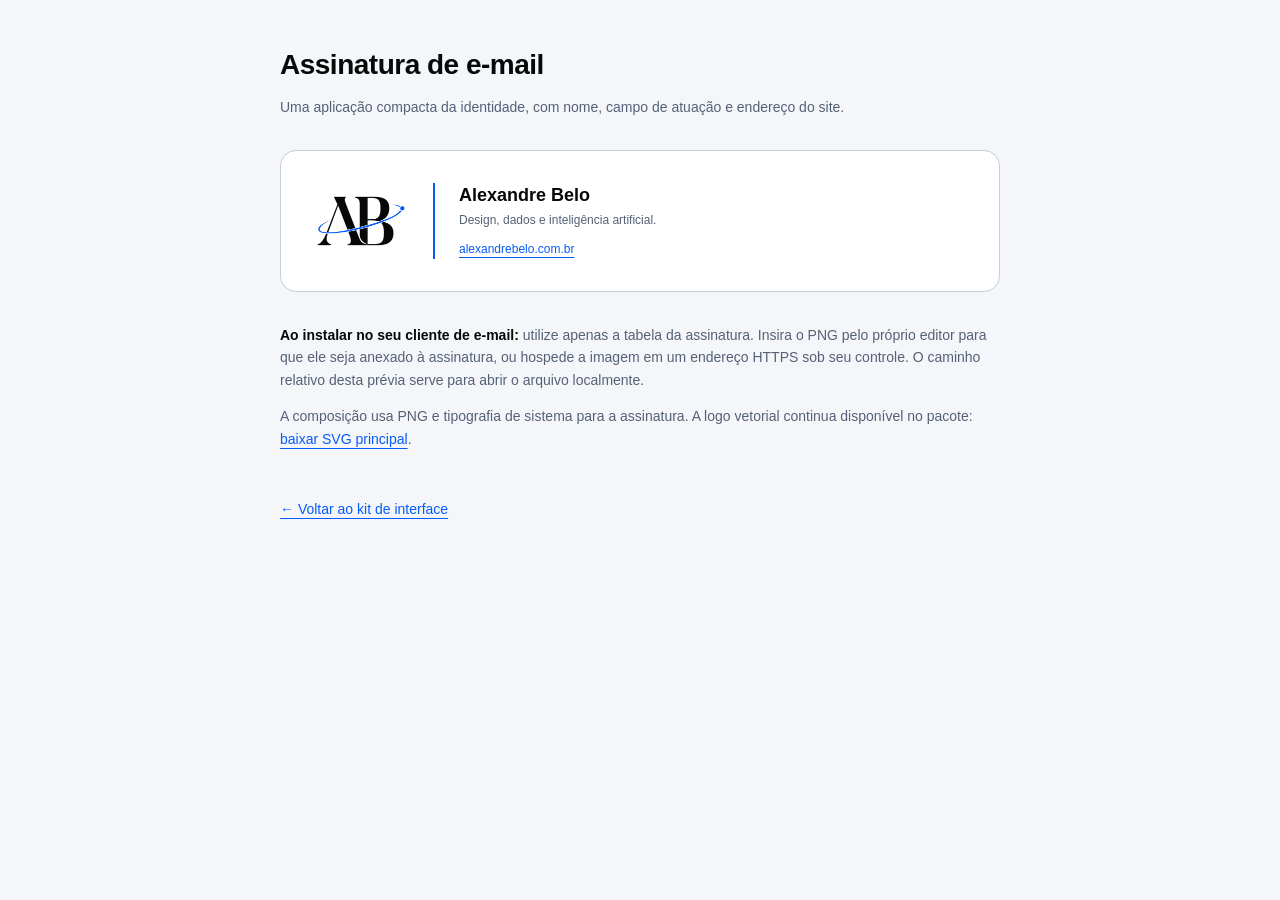
<file: examples/email-signature.html>
<!doctype html>
<html lang="pt-BR">
<head>
  <meta charset="utf-8">
  <meta name="viewport" content="width=device-width, initial-scale=1">
  <meta name="color-scheme" content="light">
  <title>AB — Assinatura de e-mail</title>
  <style>
    * { box-sizing: border-box; }
    body { margin: 0; padding: 48px 24px; background: #F4F6FA; color: #070808; font-family: Arial, Helvetica, sans-serif; line-height: 1.6; }
    main { max-width: 720px; margin: auto; }
    h1 { font-size: 28px; line-height: 1.2; letter-spacing: -0.5px; margin: 0 0 12px; }
    .intro, .instructions { color: #566176; font-size: 14px; }
    .signature-preview { margin-block: 32px; padding: 32px; background: #FFFFFF; border: 1px solid #C6CDD9; border-radius: 16px; overflow-x: auto; }
    a { color: #065CFB; text-underline-offset: 4px; }
    a:focus-visible { outline: 3px solid #065CFB; outline-offset: 4px; }
    .instructions { margin-top: 24px; }
    .instructions strong { color: #070808; }
    .back { display: inline-block; margin-top: 24px; min-height: 44px; padding-block: 10px; font-size: 14px; }
    @media (max-width: 520px) { body { padding: 32px 16px; } .signature-preview { padding: 20px 16px; } }
    @media print { body { background: white; } .intro, .instructions, .back, h1 { display: none; } .signature-preview { border: 0; padding: 0; margin: 0; } }
  </style>
</head>
<body>
  <main>
    <h1>Assinatura de e-mail</h1>
    <p class="intro">Uma aplicação compacta da identidade, com nome, campo de atuação e endereço do site.</p>
    <section class="signature-preview" aria-label="Prévia da assinatura de Alexandre Belo">
      <!-- Copy this presentation table into the email client's signature editor. -->
      <table role="presentation" cellpadding="0" cellspacing="0" border="0" style="border-collapse:collapse;background:#FFFFFF;color:#070808;font-family:Arial,Helvetica,sans-serif;max-width:100%;">
        <tr>
          <td style="padding:0 24px 0 0;vertical-align:middle;border-right:2px solid #065CFB;">
            <a href="https://alexandrebelo.com.br" style="text-decoration:none;display:block;" aria-label="Visitar o site de Alexandre Belo"><img src="../assets/png/ab-primary-192.png" alt="AB — Alexandre Belo" width="96" style="display:block;border:0;width:96px;height:auto;"></a>
          </td>
          <td style="padding:0 0 0 24px;vertical-align:middle;">
            <p style="margin:0 0 4px;color:#070808;font-size:18px;line-height:24px;font-weight:700;">Alexandre Belo</p>
            <p style="margin:0 0 10px;color:#566176;font-size:12px;line-height:18px;">Design, dados e inteligência artificial.</p>
            <p style="margin:0;font-size:12px;line-height:20px;"><a href="https://alexandrebelo.com.br" style="color:#065CFB;text-decoration:underline;">alexandrebelo.com.br</a></p>
          </td>
        </tr>
      </table>
    </section>
    <div class="instructions">
      <p><strong>Ao instalar no seu cliente de e-mail:</strong> utilize apenas a tabela da assinatura. Insira o PNG pelo próprio editor para que ele seja anexado à assinatura, ou hospede a imagem em um endereço HTTPS sob seu controle. O caminho relativo desta prévia serve para abrir o arquivo localmente.</p>
      <p>A composição usa PNG e tipografia de sistema para a assinatura. A logo vetorial continua disponível no pacote: <a href="../assets/logo/ab-primary.svg" download="AB-Primary.svg">baixar SVG principal</a>.</p>
    </div>
    <a class="back" href="ui-kit.html">← Voltar ao kit de interface</a>
  </main>
</body>
</html>
</file>
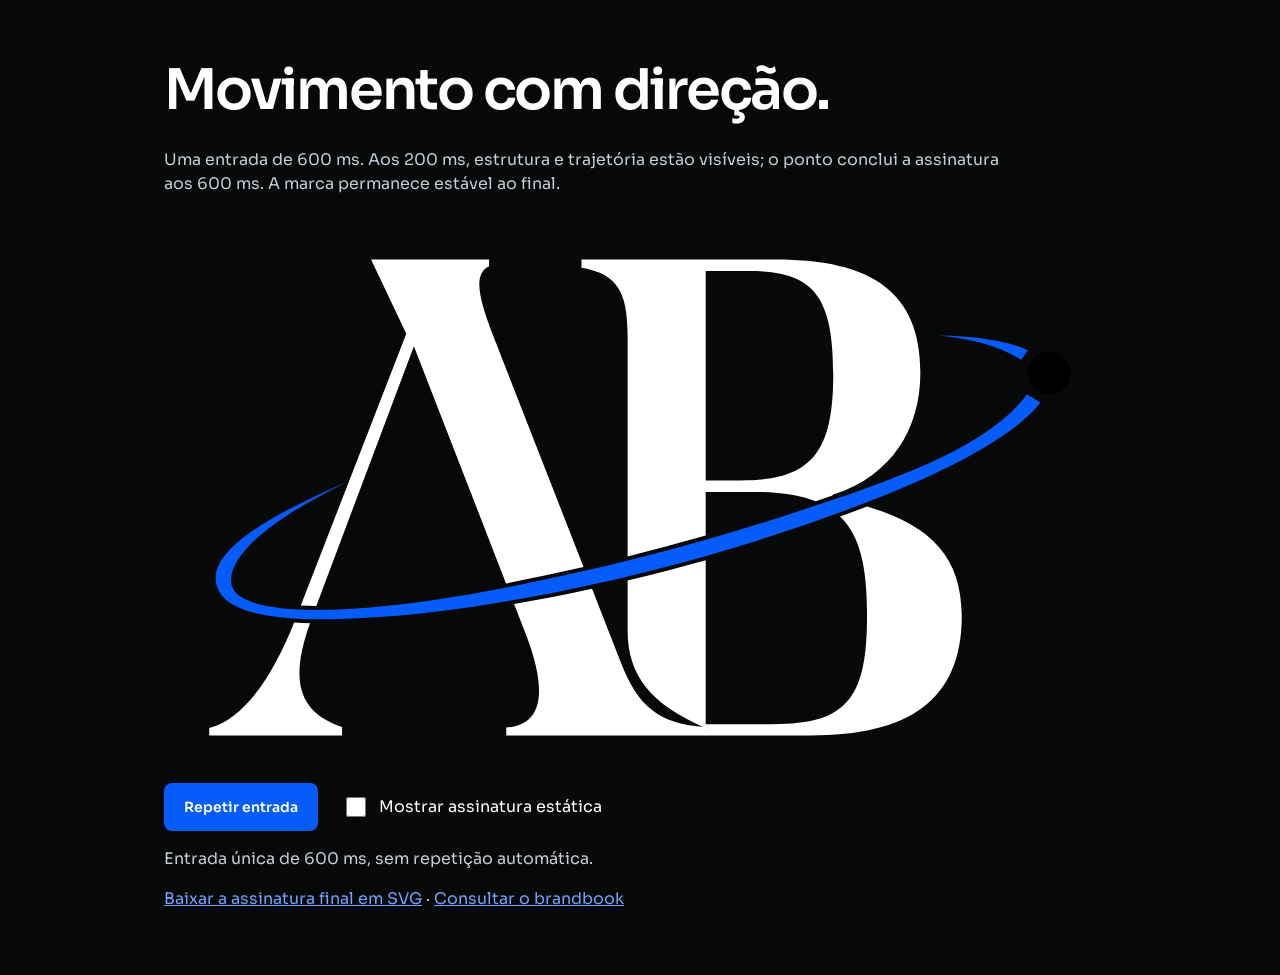
<file: examples/logo-motion.html>
<!doctype html><html lang="pt-BR"><meta charset="utf-8"><meta name="viewport" content="width=device-width,initial-scale=1"><title>AB · Movimento da assinatura</title><link rel="stylesheet" href="../tokens/brand.css"><style>*{box-sizing:border-box}body{margin:0;background:#070808;color:#fff;font:16px/1.5 Sora,system-ui,sans-serif}main{max-width:1000px;margin:auto;padding:48px 24px}h1{font-size:clamp(28px,5vw,56px);font-weight:600;letter-spacing:-.04em;margin:0 0 12px}p{color:#C6CDD9;max-width:72ch}svg{display:block;width:100%;height:auto;overflow:visible}button{font:600 14px/20px Sora,system-ui,sans-serif;color:#fff;background:#065CFB;border:0;border-radius:8px;padding:14px 20px;min-height:48px;cursor:pointer}button:hover{background:#004BD6}button:focus-visible{outline:3px solid #72A4FF;outline-offset:4px}button:disabled{color:#C6CDD9;background:#141A25;cursor:default}.controls{display:flex;align-items:center;gap:24px;flex-wrap:wrap}label{display:flex;gap:10px;align-items:center}input{width:20px;height:20px;accent-color:#065CFB}.structure{opacity:0}.letters,.orbit,.point{opacity:1}.playing .structure{animation:structure 200ms cubic-bezier(.22,1,.36,1) both}.playing .letters,.playing .orbit{animation:reveal 200ms cubic-bezier(.22,1,.36,1) both}.playing .point{transform-origin:930px 169px;animation:focus 600ms cubic-bezier(.22,1,.36,1) both}@keyframes structure{from{opacity:1}to{opacity:0}}@keyframes reveal{from{opacity:0}to{opacity:1}}@keyframes focus{0%,66.6667%{opacity:0;transform:scale(.8)}100%{opacity:1;transform:scale(1)}}.static .structure{opacity:0!important;animation:none!important}.static .letters,.static .orbit,.static .point{opacity:1!important;transform:none!important;animation:none!important}@media(prefers-reduced-motion:reduce){.structure{opacity:0!important;animation:none!important}.letters,.orbit,.point{opacity:1!important;transform:none!important;animation:none!important}}</style><main><h1>Movimento com direção.</h1><p>Uma entrada de 600 ms. Aos 200 ms, estrutura e trajetória estão visíveis; o ponto conclui a assinatura aos 600 ms. A marca permanece estável ao final.</p><div id="stage"><svg viewBox="0 0 1000 600" role="img" aria-labelledby="motion-title"><title id="motion-title">AB — inteligência em trajetória</title><g class="structure"><g xmlns="http://www.w3.org/2000/svg" id="solid-monogram" fill="#FFFFFF" fill-rule="evenodd"><path id="letter-a" d="M217.5 50H341.5V57C323.5 65.5 331 93 349.5 139.5L480 473.5C497.5 518.5 519 538 569 541V542H570V550H359.5V541.5C396 539 404 507.5 381 446L262.5 141L155 427C134.5 482 134 523.5 187 541V550H47.5V542C88.5 532 120.5 476 141.5 419L254.5 128L217.5 50Z" /><path id="letter-b" d="M438.5 50H643C743.5 50 794.5 84.5 794.5 168.5C794.5 228 764.5 276.5 704 296.5C700 297.75 700 300.25 704.25 301.1C792 318.65 838 351 838 424.5C838 514 781 550 678.5 550H569V542C511 517.5 487 486.5 487 440V130.5C487 84 476.5 65 438.5 58.5V50ZM569 62H614.5C681 62 703 86 703 170.5C703 254.5 679 282 606 282H569V62ZM569 294H618C713.5 294 738.5 330.5 738.5 422.5C738.5 509.5 719 538 639.5 538H569V294Z" /></g></g><g class="letters"><g xmlns="http://www.w3.org/2000/svg" id="monograma" fill="#FFFFFF" fill-rule="evenodd">
    <path id="letra-a" d="M217.5 50 254.502 127.998 143.672 413.418C148.837 413.639 154.307 413.733 159.98 413.75L262.5 140.996L359.297 390.137C386.529 384.864 413.668 379.119 440.703 372.93L349.502 139.502C331.002 93.002 323.504 65.502 341.504 57.002V50H217.5ZM449.609 395.723C422.098 401.747 394.645 407.16 367.725 411.846L380.996 445.996C403.996 507.496 396.002 539.004 359.502 541.504V550H570V542.002H569.004V540.996C519.004 537.996 497.5 518.496 480 473.496L449.609 395.723ZM136.689 431.191C115.74 483.755 85.559 532.719 47.5 542.002V550H187.002V540.996C135.628 524.033 134.709 484.404 153.359 431.904C147.607 431.763 142.032 431.532 136.689 431.191Z" />
    <path id="letra-b" d="M438.496 50V58.496C476.496 64.996 487.002 83.998 487.002 130.498V361.875C514.458 355.027 541.797 347.708 569.004 339.912V294.004H617.998C645.807 294.004 667.486 297.208 684.463 303.867C690.147 301.976 695.843 300.077 701.455 298.174C701.858 297.547 702.588 296.946 704.004 296.504C764.504 276.504 794.502 227.996 794.502 168.496C794.502 84.496 743.498 50 642.998 50H438.496ZM569.004 62.002H614.502C681.002 62.002 702.998 85.998 702.998 170.498C702.998 254.498 678.996 282.002 605.996 282.002H569.004V62.002ZM738.477 309.434C729.062 313.063 719.629 316.514 710.166 319.961C731.253 340.341 738.496 373.471 738.496 422.5C738.496 509.5 719.002 537.998 639.502 537.998H569.004V365.762C542.141 373.365 514.67 380.519 487.002 387.119V440C487.002 486.5 511.004 517.502 569.004 542.002V550H678.496C780.996 550 837.998 514.002 837.998 424.502C837.998 361.268 803.866 328.531 738.477 309.434Z" />
  </g>
  </g><g class="orbit"><g xmlns="http://www.w3.org/2000/svg" id="orbita" fill="#065CFB">
    <path id="arco-frontal" d="M192 283.5C122.5 317.75 68 356.7 70.5 389.25C73 422.75 175 428 331.5 399.75C442.85 379.55 552.75 351.7 660.3 316.35C765 282.05 863.9 248.55 906.55 191.7L920.8 200C876.9 255.65 741.55 306.8 633.75 341.75C500.5 385 338 419 217.25 425.95C133.6 431.7 73.7 424.75 58.9 400.3C33.25 357.85 120.1 315.1 192 283.5Z" />
    <path id="arco-posterior" d="M814 129.65C852.5 130.5 884.5 134.5 907.5 145.25L900.3 155.4C878 140.15 847 133.05 814 129.65Z" />
    </g>
</g><g class="point"><circle xmlns="http://www.w3.org/2000/svg" id="ponto-orbital" cx="930" cy="169" r="22.25" />
  </g></svg></div><div class="controls"><button type="button" id="replay">Repetir entrada</button><label><input type="checkbox" id="static">Mostrar assinatura estática</label></div><p id="status" role="status" aria-live="polite">A animação respeita a preferência de redução de movimento do sistema.</p><p><a href="../assets/logo/ab-reverse.svg" download style="color:#72A4FF">Baixar a assinatura final em SVG</a> · <a href="../brandbook/index.html" style="color:#72A4FF">Consultar o brandbook</a></p></main><script>const stage=document.querySelector('#stage'),replay=document.querySelector('#replay'),control=document.querySelector('#static'),status=document.querySelector('#status'),preference=matchMedia('(prefers-reduced-motion: reduce)');function update(){const reduced=preference.matches||control.checked;stage.classList.toggle('static',reduced);replay.disabled=reduced;status.textContent=reduced?'Assinatura completa estática. Movimento desativado.':'Entrada única de 600 ms, sem repetição automática.';if(reduced)stage.classList.remove('playing')}function play(){update();if(replay.disabled)return;stage.classList.remove('playing');void stage.offsetWidth;stage.classList.add('playing')}control.addEventListener('change',update);preference.addEventListener('change',update);replay.addEventListener('click',play);play();</script></html>
</file>
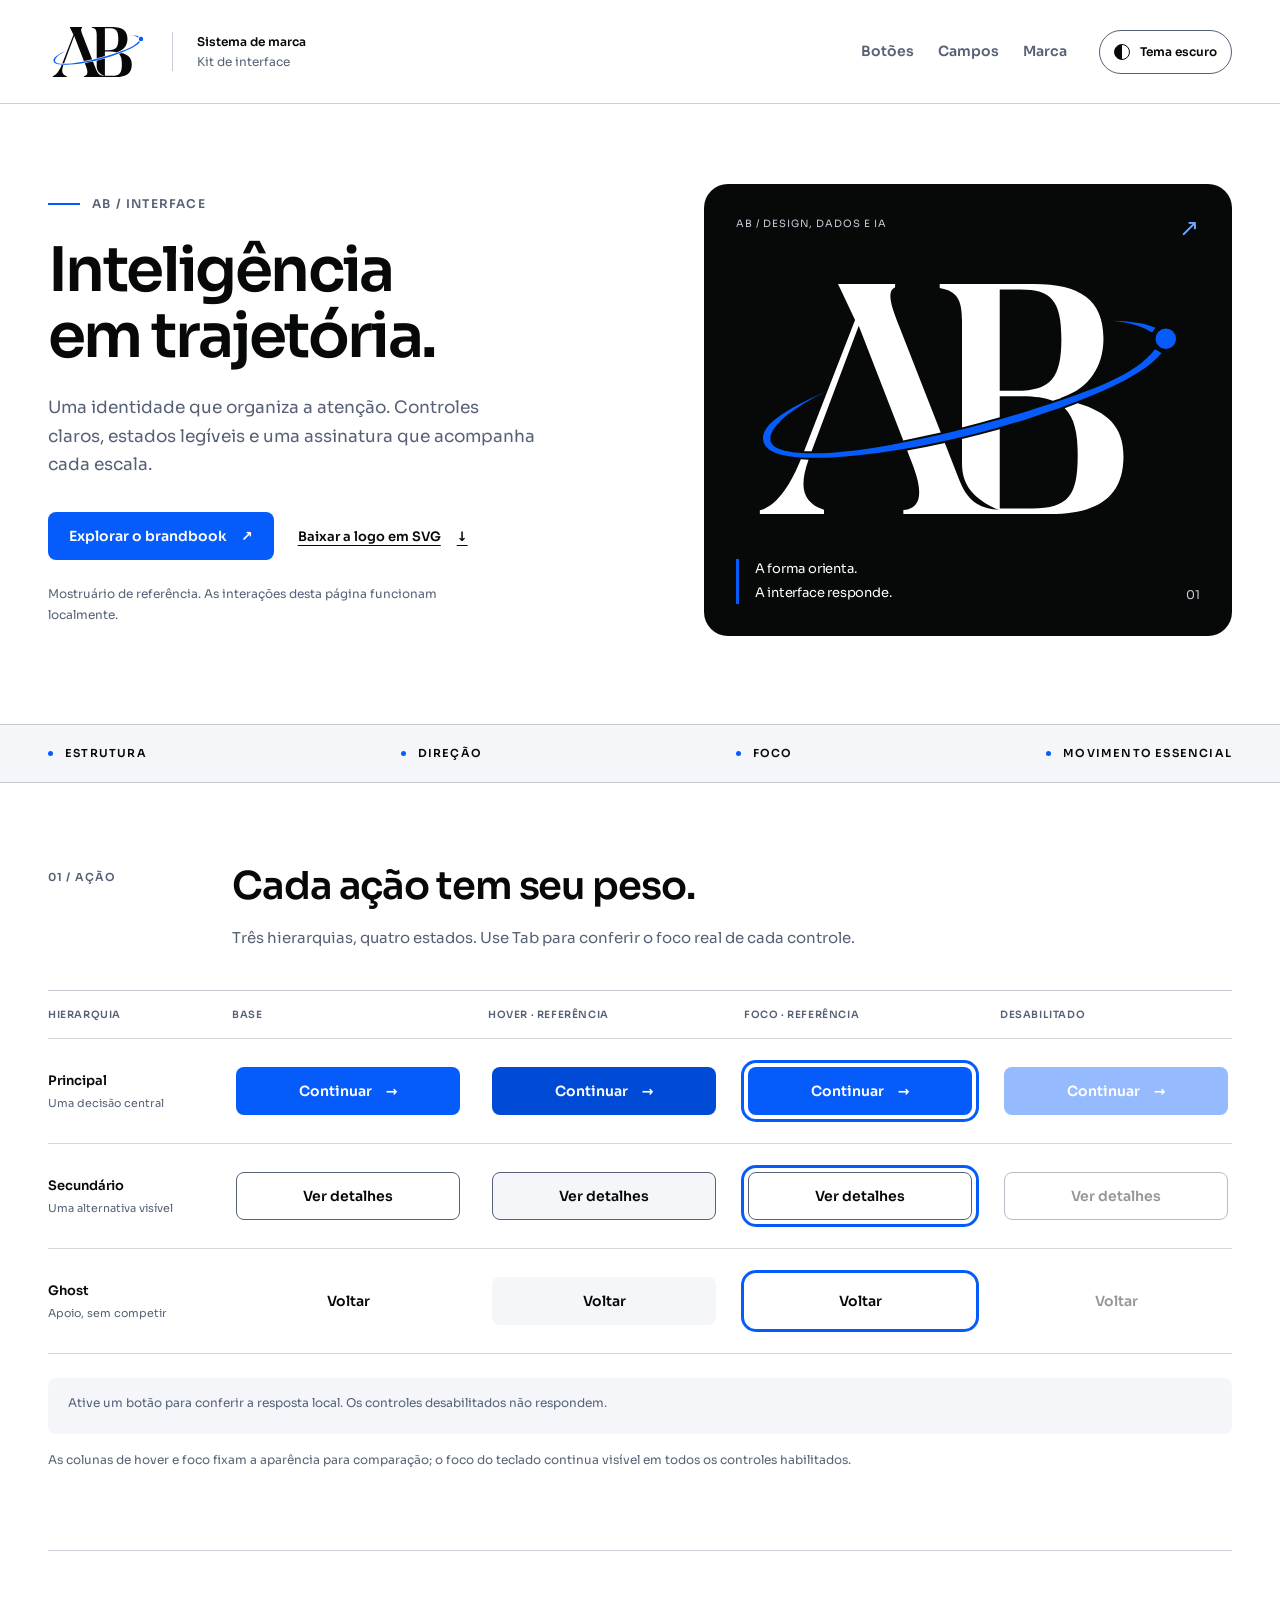
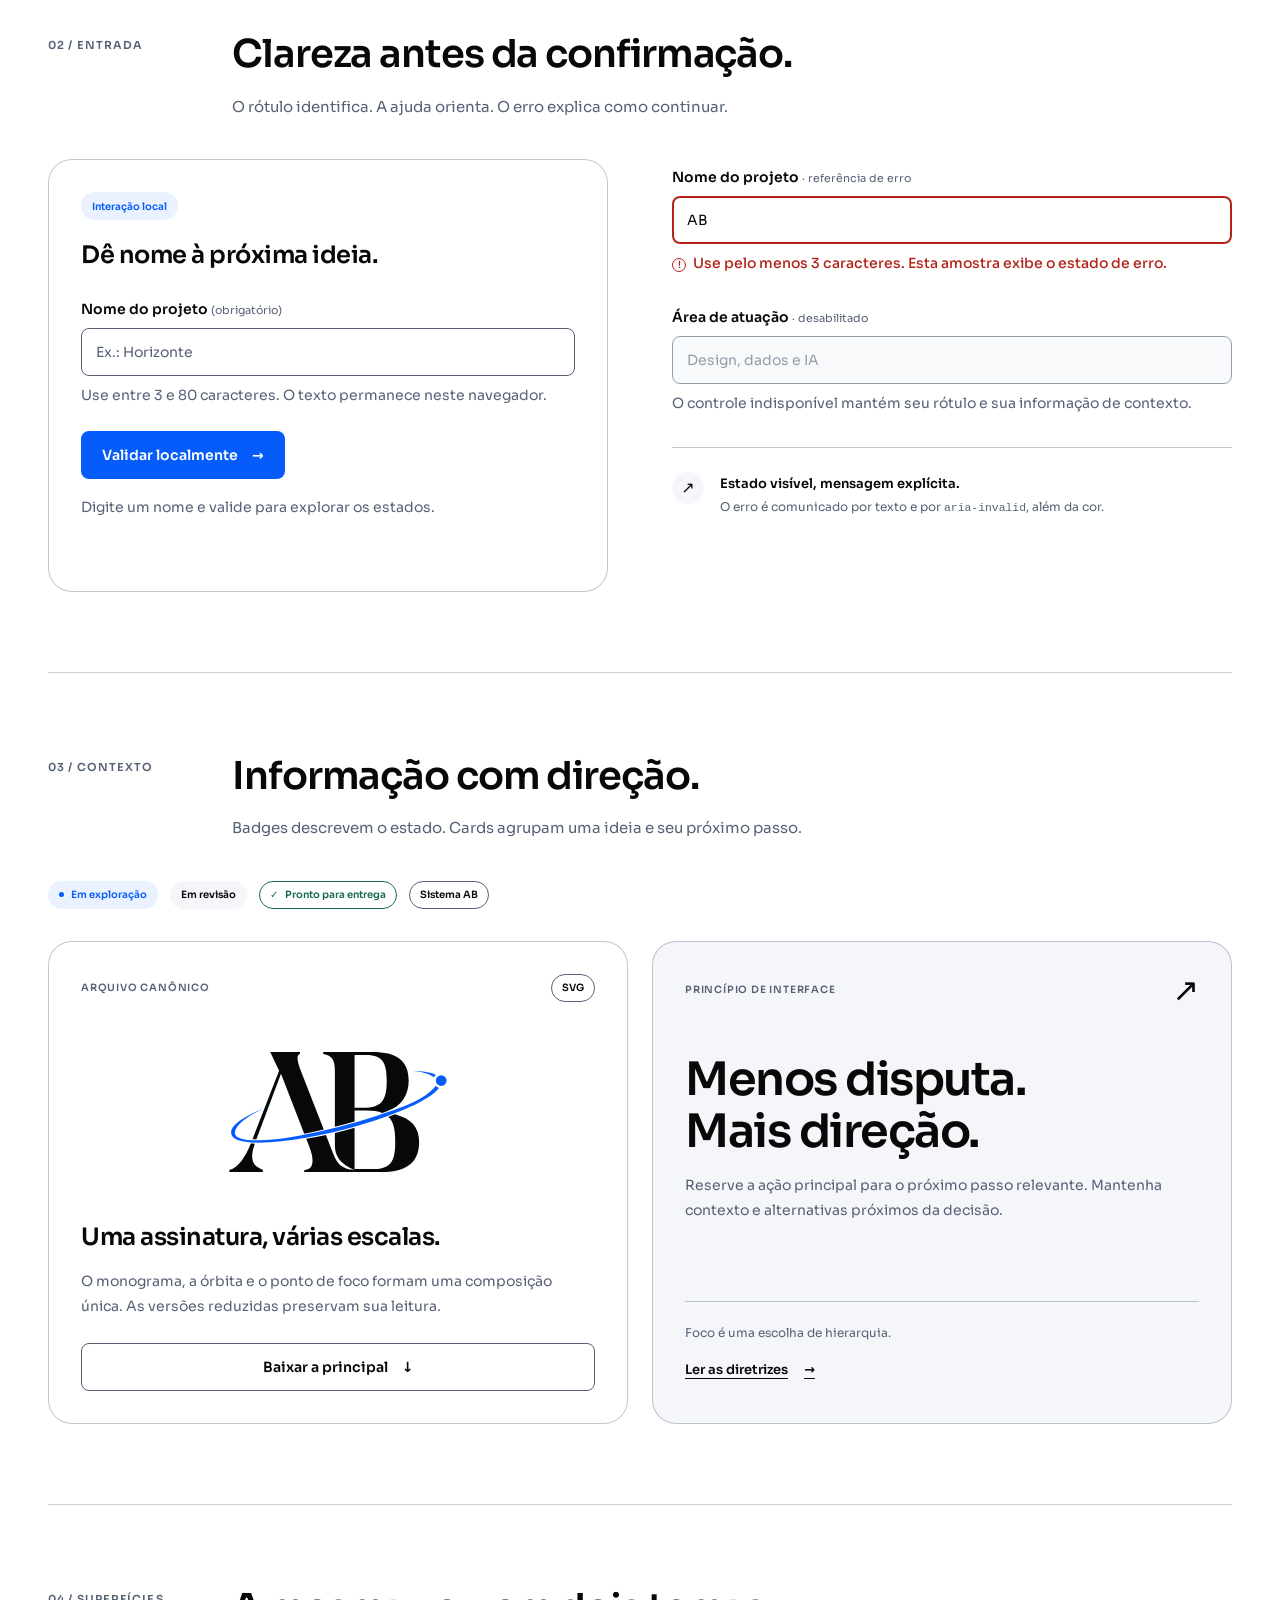
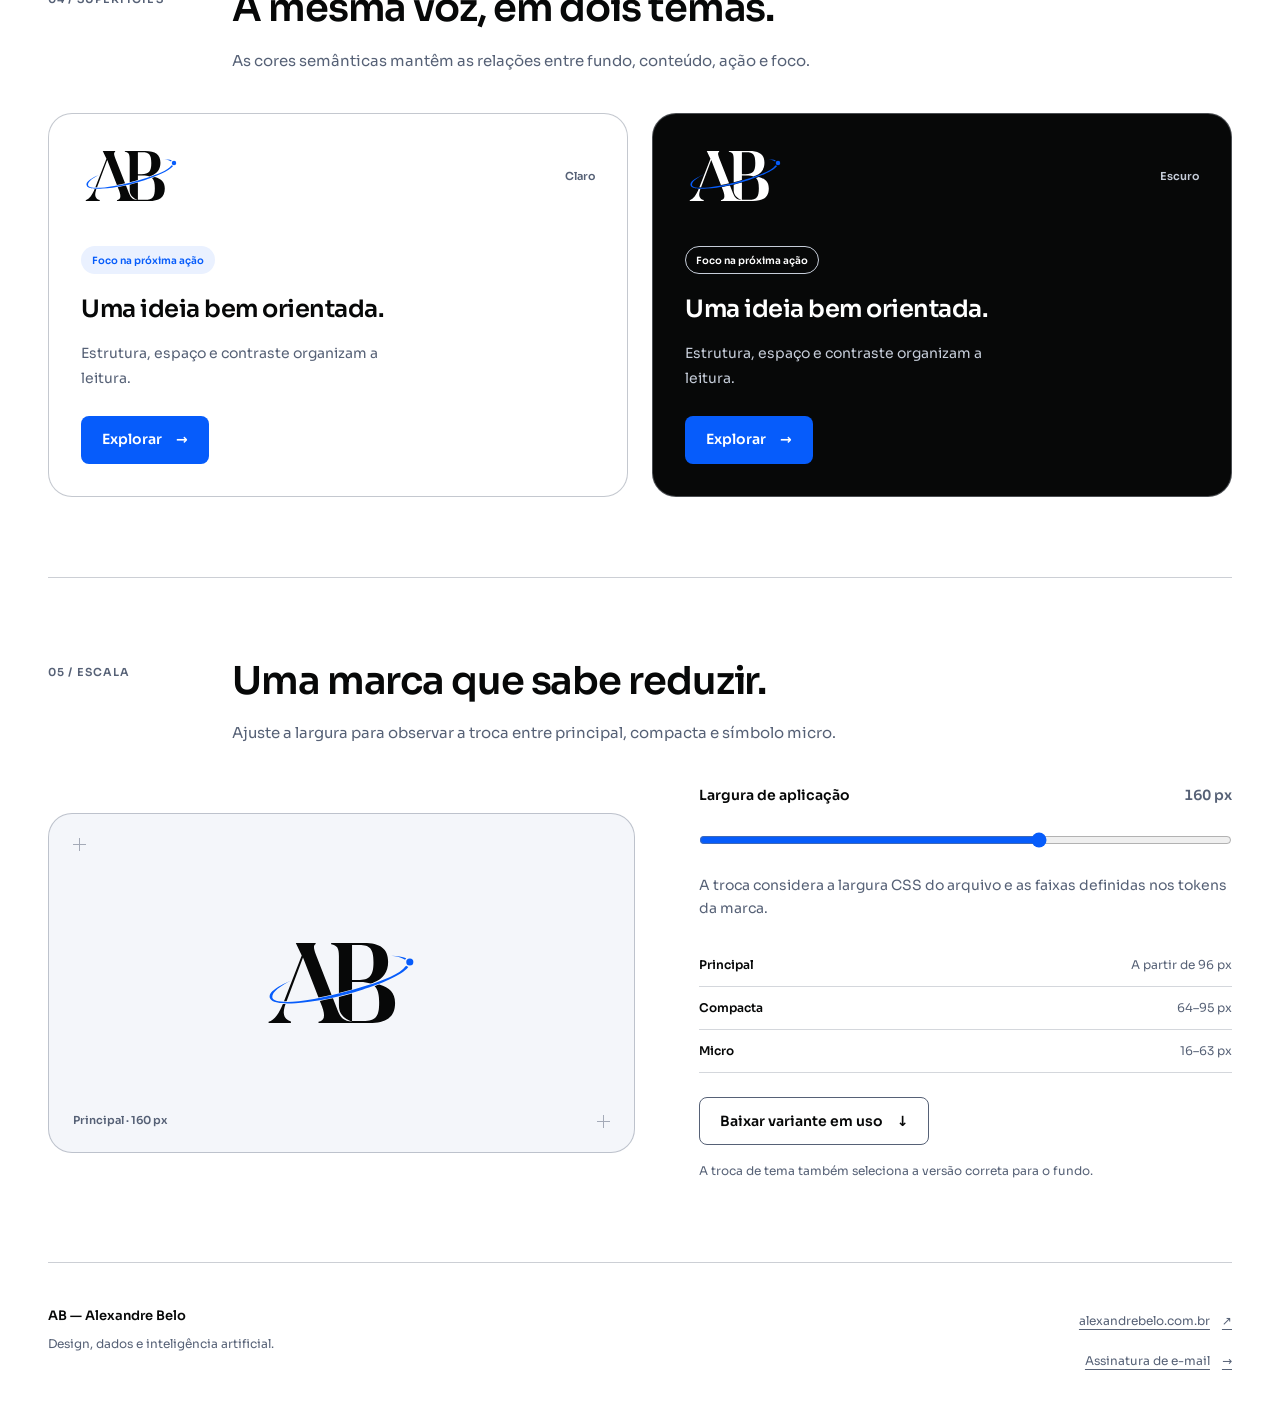
<file: examples/ui-kit.html>
<!doctype html>
<html lang="pt-BR" data-theme="light">
<head>
  <meta charset="utf-8">
  <meta name="viewport" content="width=device-width, initial-scale=1">
  <meta name="color-scheme" content="light dark">
  <title>AB — Kit de interface</title>
  <meta name="description" content="Mostruário local de componentes e aplicações da identidade AB: temas, estados, acessibilidade e logo responsiva.">
  <link rel="stylesheet" href="../tokens/brand.css">
  <link rel="stylesheet" href="ui-kit.css">
</head>
<body>
  <a class="skip-link" href="#conteudo">Ir para o conteúdo</a>
  <header class="site-header">
    <a class="site-brand" href="../brandbook/index.html" aria-label="AB — abrir o brandbook">
      <img class="logo--light" src="../assets/logo/ab-primary.svg" width="100" height="60" alt="AB — Alexandre Belo">
      <img class="logo--dark" src="../assets/logo/ab-reverse.svg" width="100" height="60" alt="AB — Alexandre Belo">
      <span class="brand-context">Sistema de marca<span>Kit de interface</span></span>
    </a>
    <nav class="section-nav" aria-label="Seções do mostruário">
      <a href="#botoes">Botões</a>
      <a href="#campos">Campos</a>
      <a href="#marca">Marca</a>
    </nav>
    <button class="theme-switch" id="theme-switch" type="button" aria-pressed="false">
      <span class="theme-switch-icon" aria-hidden="true"></span>
      <span>Tema escuro</span>
    </button>
  </header>

  <main id="conteudo">
    <section class="hero layout-width" aria-labelledby="page-title">
      <div class="hero-copy">
        <p class="eyebrow"><span class="eyebrow-line" aria-hidden="true"></span>AB / Interface</p>
        <h1 id="page-title">Inteligência<br>em trajetória.</h1>
        <p class="hero-description">Uma identidade que organiza a atenção. Controles claros, estados legíveis e uma assinatura que acompanha cada escala.</p>
        <div class="hero-actions">
          <a class="button button--primary" href="../brandbook/index.html">Explorar o brandbook <span aria-hidden="true">↗</span></a>
          <a class="text-link" href="../assets/logo/ab-primary.svg" download="AB-Primary.svg">Baixar a logo em SVG <span aria-hidden="true">↓</span></a>
        </div>
        <p class="specimen-note">Mostruário de referência. As interações desta página funcionam localmente.</p>
      </div>
      <div class="hero-art" data-theme="dark">
        <div class="art-header"><span>AB / Design, dados e IA</span><span aria-hidden="true">↗</span></div>
        <img src="../assets/logo/ab-reverse.svg" width="1000" height="600" alt="Monograma AB, com órbita azul e ponto de foco">
        <div class="art-footer"><span class="art-rule" aria-hidden="true"></span><p>A forma orienta.<br>A interface responde.</p><span class="art-index" aria-hidden="true">01</span></div>
      </div>
    </section>

    <div class="system-strip" aria-label="Princípios da interface">
      <div class="layout-width strip-inner"><span>Estrutura</span><span>Direção</span><span>Foco</span><span id="motion-status">Movimento essencial</span></div>
    </div>

    <section class="specimen-section layout-width" id="botoes" aria-labelledby="buttons-title">
      <div class="section-heading"><p class="section-index">01 / Ação</p><div><h2 id="buttons-title">Cada ação tem seu peso.</h2><p>Três hierarquias, quatro estados. Use Tab para conferir o foco real de cada controle.</p></div></div>
      <div class="button-matrix" role="group" aria-label="Variantes e estados dos botões">
        <div class="matrix-row matrix-head" aria-hidden="true"><span>Hierarquia</span><span>Base</span><span>Hover · referência</span><span>Foco · referência</span><span>Desabilitado</span></div>
        <div class="matrix-row"><div class="row-label">Principal<span>Uma decisão central</span></div>
          <div class="state-cell"><span class="mobile-state">Base</span><button class="button button--primary" type="button" data-demo-action="Principal, estado base">Continuar <span aria-hidden="true">→</span></button></div>
          <div class="state-cell"><span class="mobile-state">Hover · referência</span><button class="button button--primary is-hover" type="button" data-demo-action="Principal, referência de hover" aria-label="Continuar — referência visual de hover">Continuar <span aria-hidden="true">→</span></button></div>
          <div class="state-cell"><span class="mobile-state">Foco · referência</span><button class="button button--primary is-focus-reference" type="button" data-demo-action="Principal, referência de foco" aria-label="Continuar — referência visual de foco">Continuar <span aria-hidden="true">→</span></button></div>
          <div class="state-cell"><span class="mobile-state">Desabilitado</span><button class="button button--primary" type="button" disabled>Continuar <span aria-hidden="true">→</span></button></div>
        </div>
        <div class="matrix-row"><div class="row-label">Secundário<span>Uma alternativa visível</span></div>
          <div class="state-cell"><span class="mobile-state">Base</span><button class="button button--secondary" type="button" data-demo-action="Secundário, estado base">Ver detalhes</button></div>
          <div class="state-cell"><span class="mobile-state">Hover · referência</span><button class="button button--secondary is-hover" type="button" data-demo-action="Secundário, referência de hover" aria-label="Ver detalhes — referência visual de hover">Ver detalhes</button></div>
          <div class="state-cell"><span class="mobile-state">Foco · referência</span><button class="button button--secondary is-focus-reference" type="button" data-demo-action="Secundário, referência de foco" aria-label="Ver detalhes — referência visual de foco">Ver detalhes</button></div>
          <div class="state-cell"><span class="mobile-state">Desabilitado</span><button class="button button--secondary" type="button" disabled>Ver detalhes</button></div>
        </div>
        <div class="matrix-row"><div class="row-label">Ghost<span>Apoio, sem competir</span></div>
          <div class="state-cell"><span class="mobile-state">Base</span><button class="button button--ghost" type="button" data-demo-action="Ghost, estado base">Voltar</button></div>
          <div class="state-cell"><span class="mobile-state">Hover · referência</span><button class="button button--ghost is-hover" type="button" data-demo-action="Ghost, referência de hover" aria-label="Voltar — referência visual de hover">Voltar</button></div>
          <div class="state-cell"><span class="mobile-state">Foco · referência</span><button class="button button--ghost is-focus-reference" type="button" data-demo-action="Ghost, referência de foco" aria-label="Voltar — referência visual de foco">Voltar</button></div>
          <div class="state-cell"><span class="mobile-state">Desabilitado</span><button class="button button--ghost" type="button" disabled>Voltar</button></div>
        </div>
      </div>
      <div class="interaction-status" role="status" aria-live="polite" aria-atomic="true" id="button-status">Ative um botão para conferir a resposta local. Os controles desabilitados não respondem.</div>
      <p class="section-footnote">As colunas de hover e foco fixam a aparência para comparação; o foco do teclado continua visível em todos os controles habilitados.</p>
    </section>

    <section class="specimen-section layout-width" id="campos" aria-labelledby="inputs-title">
      <div class="section-heading"><p class="section-index">02 / Entrada</p><div><h2 id="inputs-title">Clareza antes da confirmação.</h2><p>O rótulo identifica. A ajuda orienta. O erro explica como continuar.</p></div></div>
      <div class="input-grid">
        <div class="specimen-card validation-card" role="group" aria-labelledby="local-validation-title">
          <div class="card-heading"><span class="badge badge--accent">Interação local</span><h3 id="local-validation-title">Dê nome à próxima ideia.</h3></div>
          <div class="field"><label for="project-name">Nome do projeto <span class="label-optional">(obrigatório)</span></label><input id="project-name" name="project-name" type="text" placeholder="Ex.: Horizonte" minlength="3" maxlength="80" required autocomplete="off" aria-describedby="project-help project-error" aria-invalid="false"><p class="field-help" id="project-help">Use entre 3 e 80 caracteres. O texto permanece neste navegador.</p><p class="field-error" id="project-error" hidden></p></div>
          <button class="button button--primary" type="button" id="validate-button">Validar localmente <span aria-hidden="true">→</span></button>
          <p class="validation-result" id="validation-result" role="status" aria-live="polite" aria-atomic="true">Digite um nome e valide para explorar os estados.</p>
        </div>
        <div class="field-specimens">
          <div class="field"><label for="error-example">Nome do projeto <span class="label-optional">· referência de erro</span></label><input id="error-example" type="text" value="AB" readonly aria-invalid="true" aria-describedby="error-example-help"><p class="field-error" id="error-example-help"><span aria-hidden="true">!</span> Use pelo menos 3 caracteres. Esta amostra exibe o estado de erro.</p></div>
          <div class="field"><label for="disabled-example">Área de atuação <span class="label-optional">· desabilitado</span></label><input id="disabled-example" type="text" value="Design, dados e IA" disabled aria-describedby="disabled-example-help"><p class="field-help" id="disabled-example-help">O controle indisponível mantém seu rótulo e sua informação de contexto.</p></div>
          <div class="accessibility-note"><span class="note-marker" aria-hidden="true">↗</span><p><strong>Estado visível, mensagem explícita.</strong> O erro é comunicado por texto e por <code>aria-invalid</code>, além da cor.</p></div>
        </div>
      </div>
    </section>

    <section class="specimen-section layout-width" id="componentes" aria-labelledby="cards-title">
      <div class="section-heading"><p class="section-index">03 / Contexto</p><div><h2 id="cards-title">Informação com direção.</h2><p>Badges descrevem o estado. Cards agrupam uma ideia e seu próximo passo.</p></div></div>
      <div class="badge-specimen" aria-label="Exemplos de badges"><span class="badge badge--accent"><span class="badge-dot" aria-hidden="true"></span>Em exploração</span><span class="badge badge--neutral">Em revisão</span><span class="badge badge--success"><span aria-hidden="true">✓</span>Pronto para entrega</span><span class="badge badge--outline">Sistema AB</span></div>
      <div class="cards-grid">
        <article class="specimen-card brand-card"><div class="card-top"><span class="eyebrow small">Arquivo canônico</span><span class="badge badge--outline">SVG</span></div><div class="brand-card-logo"><img class="logo--light" src="../assets/logo/ab-primary.svg" width="1000" height="600" alt="Logo principal AB"><img class="logo--dark" src="../assets/logo/ab-reverse.svg" width="1000" height="600" alt="Logo reversa AB"></div><h3>Uma assinatura, várias escalas.</h3><p>O monograma, a órbita e o ponto de foco formam uma composição única. As versões reduzidas preservam sua leitura.</p><a class="button button--secondary" href="../assets/logo/ab-primary.svg" download="AB-Primary.svg">Baixar a principal <span aria-hidden="true">↓</span></a></article>
        <article class="specimen-card direction-card"><div class="card-top"><span class="eyebrow small">Princípio de interface</span><span class="direction-arrow" aria-hidden="true">↗</span></div><h3>Menos disputa.<br>Mais direção.</h3><p>Reserve a ação principal para o próximo passo relevante. Mantenha contexto e alternativas próximos da decisão.</p><div class="card-divider"></div><p class="card-principle">Foco é uma escolha de hierarquia.</p><a class="text-link" href="../brandbook/index.html">Ler as diretrizes <span aria-hidden="true">→</span></a></article>
      </div>
    </section>

    <section class="specimen-section layout-width" id="temas" aria-labelledby="themes-title">
      <div class="section-heading"><p class="section-index">04 / Superfícies</p><div><h2 id="themes-title">A mesma voz, em dois temas.</h2><p>As cores semânticas mantêm as relações entre fundo, conteúdo, ação e foco.</p></div></div>
      <div class="theme-grid">
        <article class="theme-preview" data-theme="light"><div class="theme-preview-header"><img src="../assets/logo/ab-primary.svg" width="1000" height="600" alt="AB sobre fundo claro"><span>Claro</span></div><span class="badge badge--accent">Foco na próxima ação</span><h3>Uma ideia bem orientada.</h3><p>Estrutura, espaço e contraste organizam a leitura.</p><button class="button button--primary" type="button" data-demo-action="Ação no painel claro">Explorar <span aria-hidden="true">→</span></button></article>
        <article class="theme-preview" data-theme="dark"><div class="theme-preview-header"><img src="../assets/logo/ab-reverse.svg" width="1000" height="600" alt="AB sobre fundo escuro"><span>Escuro</span></div><span class="badge badge--outline">Foco na próxima ação</span><h3>Uma ideia bem orientada.</h3><p>Estrutura, espaço e contraste organizam a leitura.</p><button class="button button--primary" type="button" data-demo-action="Ação no painel escuro">Explorar <span aria-hidden="true">→</span></button></article>
      </div>
    </section>

    <section class="specimen-section layout-width" id="marca" aria-labelledby="responsive-title">
      <div class="section-heading"><p class="section-index">05 / Escala</p><div><h2 id="responsive-title">Uma marca que sabe reduzir.</h2><p>Ajuste a largura para observar a troca entre principal, compacta e símbolo micro.</p></div></div>
      <div class="responsive-grid">
        <div class="logo-stage"><div class="stage-cross stage-cross--one" aria-hidden="true"></div><div class="stage-cross stage-cross--two" aria-hidden="true"></div><img id="responsive-logo" src="../assets/logo/ab-primary.svg" width="1000" height="600" style="width:160px" alt="AB — versão principal"><span class="stage-caption" id="stage-caption">Principal · 160 px</span></div>
        <div class="scale-controls"><label class="scale-label" for="logo-size">Largura de aplicação <output id="logo-size-output" for="logo-size">160 px</output></label><input id="logo-size" type="range" min="16" max="240" value="160" step="1" aria-describedby="scale-help" aria-valuetext="160 pixels, versão principal"><p class="field-help" id="scale-help">A troca considera a largura CSS do arquivo e as faixas definidas nos tokens da marca.</p><dl class="scale-legend"><div><dt>Principal</dt><dd>A partir de 96 px</dd></div><div><dt>Compacta</dt><dd>64–95 px</dd></div><div><dt>Micro</dt><dd>16–63 px</dd></div></dl><a class="button button--secondary" id="variant-download" href="../assets/logo/ab-primary.svg" download="ab-primary.svg">Baixar variante em uso <span aria-hidden="true">↓</span></a><p class="section-footnote">A troca de tema também seleciona a versão correta para o fundo.</p></div>
      </div>
    </section>

    <footer class="site-footer layout-width"><div><strong>AB — Alexandre Belo</strong><p>Design, dados e inteligência artificial.</p></div><div><a href="https://alexandrebelo.com.br" rel="noopener noreferrer">alexandrebelo.com.br <span aria-hidden="true">↗</span></a><a href="email-signature.html">Assinatura de e-mail <span aria-hidden="true">→</span></a></div></footer>
  </main>
  <noscript><p class="noscript-note">O mostruário continua disponível. Para alternar o tema, validar o campo e ajustar a escala, habilite JavaScript neste arquivo.</p></noscript>
  <script>
    (() => {
      'use strict';
      const html = document.documentElement;
      const themeButton = document.getElementById('theme-switch');
      const logoSize = document.getElementById('logo-size');
      const logoImage = document.getElementById('responsive-logo');
      const logoOutput = document.getElementById('logo-size-output');
      const logoCaption = document.getElementById('stage-caption');
      const variantDownload = document.getElementById('variant-download');
      const buttonStatus = document.getElementById('button-status');
      const motionStatus = document.getElementById('motion-status');
      const colorPreference = window.matchMedia('(prefers-color-scheme: dark)');
      const motionPreference = window.matchMedia('(prefers-reduced-motion: reduce)');
      let chosenTheme = null;
      try { const stored = localStorage.getItem('ab-ui-kit-theme'); if (stored === 'light' || stored === 'dark') chosenTheme = stored; } catch (_) { /* Theme still works when local storage is unavailable. */ }

      function updateLogo() {
        const width = Number(logoSize.value);
        const dark = html.dataset.theme === 'dark';
        let source, name, dimensions;
        if (width < 64) {
          source = dark ? '../assets/icons/ab-micro-reverse.svg' : '../assets/icons/ab-micro-transparent.svg';
          name = 'Micro'; dimensions = [64, 64];
        } else if (width < 96) {
          source = dark ? '../assets/logo/ab-compact-reverse.svg' : '../assets/logo/ab-compact.svg';
          name = 'Compacta'; dimensions = [1000, 600];
        } else {
          source = dark ? '../assets/logo/ab-reverse.svg' : '../assets/logo/ab-primary.svg';
          name = 'Principal'; dimensions = [1000, 600];
        }
        if (logoImage.getAttribute('src') !== source) logoImage.src = source;
        logoImage.width = dimensions[0]; logoImage.height = dimensions[1];
        logoImage.style.width = width + 'px';
        logoImage.alt = 'AB — versão ' + name.toLowerCase() + (dark ? ' para fundo escuro' : ' para fundo claro');
        logoOutput.textContent = width + ' px';
        logoCaption.textContent = name + ' · ' + width + ' px';
        logoSize.setAttribute('aria-valuetext', width + ' pixels, versão ' + name.toLowerCase());
        variantDownload.href = source;
        variantDownload.download = source.split('/').pop();
      }

      function applyTheme(theme) {
        html.dataset.theme = theme;
        const dark = theme === 'dark';
        themeButton.setAttribute('aria-pressed', String(dark));
        updateLogo();
      }
      themeButton.addEventListener('click', () => {
        chosenTheme = html.dataset.theme === 'dark' ? 'light' : 'dark';
        applyTheme(chosenTheme);
        try { localStorage.setItem('ab-ui-kit-theme', chosenTheme); } catch (_) { /* No storage is required for the control itself. */ }
      });
      colorPreference.addEventListener('change', event => { if (!chosenTheme) applyTheme(event.matches ? 'dark' : 'light'); });
      logoSize.addEventListener('input', updateLogo);
      applyTheme(chosenTheme || (colorPreference.matches ? 'dark' : 'light'));
      const updateMotionStatus = () => { motionStatus.textContent = motionPreference.matches ? 'Movimento reduzido' : 'Movimento essencial'; };
      motionPreference.addEventListener('change', updateMotionStatus);
      updateMotionStatus();

      document.querySelectorAll('[data-demo-action]').forEach(button => {
        button.addEventListener('click', () => { buttonStatus.textContent = button.dataset.demoAction + ': ação ativada neste mostruário. Nenhuma informação foi enviada.'; });
      });

      const input = document.getElementById('project-name');
      const error = document.getElementById('project-error');
      const result = document.getElementById('validation-result');
      let hasValidated = false;
      function validateLocal(shouldFocus) {
        hasValidated = true;
        const length = Array.from(input.value.trim().normalize('NFC')).length;
        const valid = length >= 3 && length <= 80;
        input.setAttribute('aria-invalid', String(!valid));
        error.hidden = valid;
        error.textContent = valid ? '' : (length === 0 ? 'Informe o nome do projeto.' : 'Use entre 3 e 80 caracteres para nomear o projeto.');
        result.textContent = valid ? 'Nome válido para esta demonstração. O texto permanece somente nesta página.' : 'Validação local: revise o campo indicado.';
        result.dataset.state = valid ? 'success' : 'error';
        if (!valid && shouldFocus) input.focus();
      }
      document.getElementById('validate-button').addEventListener('click', () => validateLocal(true));
      input.addEventListener('keydown', event => { if (event.key === 'Enter') { event.preventDefault(); validateLocal(true); } });
      input.addEventListener('input', () => { if (hasValidated) validateLocal(false); });
    })();
  </script>
</body>
</html>
</file>
<file: tokens/brand.css>
/* Generated by scripts/build_tokens.py. Edit brand.json. */
@font-face { font-family: Sora; src: url("../assets/fonts/Sora-Variable.woff") format("woff"); font-weight: 100 800; font-style: normal; font-display: swap; }
:root {
  --ab-palette-ink: #070808;
  --ab-palette-blue: #065CFB;
  --ab-palette-white: #FFFFFF;
  --ab-palette-paper: #F4F6FA;
  --ab-palette-line: #C6CDD9;
  --ab-palette-muted: #566176;
  --ab-palette-focus: #72A4FF;
  --ab-palette-dark-surface: #141A25;
  --ab-palette-blue-hover: #004BD6;
  --ab-palette-error: #B42318;
  --ab-palette-success: #176B47;
  --ab-palette-blue-soft: #EAF1FF;
  --ab-color-bg: var(--ab-palette-white);
  --ab-color-surface: var(--ab-palette-paper);
  --ab-color-fg: var(--ab-palette-ink);
  --ab-color-muted: var(--ab-palette-muted);
  --ab-color-border: var(--ab-palette-muted);
  --ab-color-accent: var(--ab-palette-blue);
  --ab-color-accent-hover: var(--ab-palette-blue-hover);
  --ab-color-on-accent: var(--ab-palette-white);
  --ab-color-focus: var(--ab-palette-blue);
  --ab-color-error: var(--ab-palette-error);
  --ab-color-success: var(--ab-palette-success);
  --ab-color-selection: var(--ab-palette-blue-soft);
  --ab-space-0: 0px;
  --ab-space-1: 4px;
  --ab-space-2: 8px;
  --ab-space-3: 12px;
  --ab-space-4: 16px;
  --ab-space-6: 24px;
  --ab-space-8: 32px;
  --ab-space-12: 48px;
  --ab-space-16: 64px;
  --ab-space-24: 96px;
  --ab-space-page: 104px;
  --ab-radius-none: 0px;
  --ab-radius-control: 8px;
  --ab-radius-card: 24px;
  --ab-size-icon: 24px;
  --ab-size-control: 48px;
  --ab-size-touch: 44px;
  --ab-motion-fast: 120ms;
  --ab-motion-state: 200ms;
  --ab-motion-signature: 600ms;
  --ab-font-family: Sora, system-ui, sans-serif;
  --ab-motion-ease-out: cubic-bezier(.22, 1, .36, 1);
}
[data-theme="dark"] {
  --ab-color-bg: var(--ab-palette-ink);
  --ab-color-surface: var(--ab-palette-dark-surface);
  --ab-color-fg: var(--ab-palette-white);
  --ab-color-muted: var(--ab-palette-line);
  --ab-color-border: var(--ab-palette-line);
  --ab-color-accent: var(--ab-palette-blue);
  --ab-color-accent-hover: var(--ab-palette-blue-hover);
  --ab-color-on-accent: var(--ab-palette-white);
  --ab-color-focus: var(--ab-palette-focus);
  --ab-color-error: var(--ab-palette-white);
  --ab-color-success: var(--ab-palette-white);
  --ab-color-selection: var(--ab-palette-dark-surface);
}
@media (prefers-reduced-motion: reduce) {
  :root { --ab-motion-fast: 0ms; --ab-motion-state: 0ms; --ab-motion-signature: 0ms; }
}
</file>
<file: examples/ui-kit.css>
/* UI specimen. Shared visual values come from ../tokens/brand.css. */
* { box-sizing: border-box; }
html { scroll-behavior: smooth; scroll-padding-top: 112px; }
body { margin: 0; background: var(--ab-color-bg); color: var(--ab-color-fg); font-family: var(--ab-font-family); font-size: 16px; line-height: 1.5; -webkit-font-smoothing: antialiased; }
button, input { font: inherit; }
button, a, input { -webkit-tap-highlight-color: transparent; }
a { color: inherit; text-underline-offset: 4px; }
button, a, input { touch-action: manipulation; }
button { cursor: pointer; }
img { max-width: 100%; display: block; }
::selection { background: var(--ab-color-selection); color: var(--ab-color-fg); }
:focus-visible { outline: 3px solid var(--ab-color-focus); outline-offset: 4px; }
[hidden] { display: none !important; }
.layout-width { width: min(1248px, calc(100% - 96px)); margin-inline: auto; }
.skip-link { position: fixed; inset: 12px auto auto 12px; z-index: 10; padding: 12px 20px; background: var(--ab-color-fg); color: var(--ab-color-bg); border-radius: var(--ab-radius-control); transform: translateY(-180%); }
.skip-link:focus { transform: translateY(0); }
.site-header { min-height: 104px; display: flex; align-items: center; gap: 32px; justify-content: space-between; padding: 16px 48px; border-bottom: 1px solid color-mix(in srgb, var(--ab-color-border) 30%, transparent); }
.site-brand { display: flex; align-items: center; gap: 24px; text-decoration: none; flex-shrink: 0; }
.site-brand img { width: 100px; height: 60px; }
.brand-context { font-size: 12px; line-height: 1.6; font-weight: 600; border-left: 1px solid var(--ab-palette-line); padding-left: 24px; }
.brand-context span { display: block; color: var(--ab-color-muted); font-weight: 400; }
.logo--dark { display: none; }
html[data-theme="dark"] .site-brand .logo--light, html[data-theme="dark"] .brand-card-logo .logo--light { display: none; }
html[data-theme="dark"] .site-brand .logo--dark, html[data-theme="dark"] .brand-card-logo .logo--dark { display: block; }
.section-nav { display: flex; gap: 24px; margin-left: auto; }
.section-nav a { display: inline-flex; align-items: center; min-height: var(--ab-size-touch); color: var(--ab-color-muted); font-size: 14px; font-weight: 600; text-decoration: none; }
.section-nav a:hover { color: var(--ab-color-fg); }
.theme-switch { display: inline-flex; align-items: center; justify-content: center; gap: 10px; min-height: var(--ab-size-touch); padding: 8px 14px; color: var(--ab-color-fg); background: transparent; border: 1px solid var(--ab-color-border); border-radius: 999px; font-size: 12px; font-weight: 600; white-space: nowrap; transition: background var(--ab-motion-fast); }
.theme-switch:hover { background: var(--ab-color-surface); }
.theme-switch[aria-pressed="true"] { border-color: var(--ab-color-focus); background: var(--ab-color-surface); }
.theme-switch-icon { width: 16px; height: 16px; border: 1.5px solid currentColor; border-radius: 50%; background: linear-gradient(90deg, currentColor 50%, transparent 50%); }
.hero { display: grid; grid-template-columns: 1.12fr 1fr; gap: 64px; padding-block: 80px 88px; align-items: center; }
.eyebrow { margin: 0; display: flex; align-items: center; gap: 12px; color: var(--ab-color-muted); font-size: 12px; line-height: 1.5; font-weight: 600; letter-spacing: 1.2px; text-transform: uppercase; }
.eyebrow-line { display: inline-block; width: 32px; height: 2px; background: var(--ab-color-accent); }
.hero h1 { font-size: clamp(44px, 4.8vw, 68px); letter-spacing: -2.6px; line-height: 1.08; font-weight: 600; margin: 24px 0; }
.hero-description { max-width: 490px; color: var(--ab-color-muted); font-size: 17px; line-height: 1.7; margin: 0; }
.hero-actions { display: flex; align-items: center; flex-wrap: wrap; gap: 16px 24px; margin-top: 32px; }
.specimen-note { margin: 24px 0 0; max-width: 420px; font-size: 12px; line-height: 1.7; color: var(--ab-color-muted); }
.hero-art { position: relative; display: flex; flex-direction: column; justify-content: space-between; background: var(--ab-color-bg); color: var(--ab-color-fg); border-radius: var(--ab-radius-card); min-height: 452px; padding: 32px; overflow: hidden; }
.art-header { display: flex; justify-content: space-between; font-size: 10px; letter-spacing: 1px; text-transform: uppercase; color: var(--ab-palette-line); }
.art-header span:last-child { font-size: 24px; line-height: 1; color: var(--ab-palette-focus); }
.hero-art > img { width: min(100%, 460px); height: auto; align-self: center; margin-block: 16px; }
.art-footer { display: flex; align-items: end; gap: 16px; }
.art-rule { width: 3px; height: 45px; background: var(--ab-palette-blue); }
.art-footer p { margin: 0; font-size: 13px; line-height: 1.8; letter-spacing: -0.2px; }
.art-index { margin-left: auto; color: var(--ab-palette-line); font-size: 12px; }
.system-strip { border-block: 1px solid color-mix(in srgb, var(--ab-color-border) 30%, transparent); background: var(--ab-color-surface); }
.strip-inner { display: flex; justify-content: space-between; align-items: center; gap: 20px; padding-block: 20px; font-size: 11px; font-weight: 600; letter-spacing: 1.2px; text-transform: uppercase; }
.strip-inner > span { display: flex; align-items: center; gap: 12px; }
.strip-inner > span::before { content: ""; width: 5px; height: 5px; border-radius: 50%; background: var(--ab-color-accent); }
.specimen-section { padding-block: 80px; border-bottom: 1px solid color-mix(in srgb, var(--ab-color-border) 30%, transparent); }
.section-heading { display: grid; grid-template-columns: 160px 1fr; gap: 24px; margin-bottom: 40px; align-items: start; }
.section-index { margin: 6px 0 0; color: var(--ab-color-muted); text-transform: uppercase; letter-spacing: 1.1px; font-size: 11px; font-weight: 600; }
h2 { font-size: clamp(28px, 3vw, 40px); font-weight: 600; letter-spacing: -1.1px; line-height: 1.2; margin: 0; }
.section-heading > div > p { max-width: 740px; color: var(--ab-color-muted); margin: 16px 0 0; font-size: 15px; line-height: 1.7; }
.button { display: inline-flex; align-items: center; justify-content: center; gap: 14px; min-height: var(--ab-size-control); padding: 12px 20px; border: 1px solid transparent; border-radius: var(--ab-radius-control); font-size: 14px; font-weight: 600; line-height: 1.45; text-decoration: none; white-space: nowrap; transition: background-color var(--ab-motion-fast), border-color var(--ab-motion-fast), color var(--ab-motion-fast), transform var(--ab-motion-fast); }
.button--primary { color: var(--ab-color-on-accent); background: var(--ab-color-accent); }
.button--primary:hover:not(:disabled), .button--primary.is-hover { background: var(--ab-color-accent-hover); }
.button--secondary { color: var(--ab-color-fg); background: transparent; border-color: var(--ab-color-border); }
.button--secondary:hover:not(:disabled), .button--secondary.is-hover { background: var(--ab-color-surface); }
.button--ghost { color: var(--ab-color-fg); background: transparent; }
.button--ghost:hover:not(:disabled), .button--ghost.is-hover { background: var(--ab-color-surface); }
.button:active:not(:disabled) { transform: translateY(1px); }
.button.is-focus-reference { outline: 3px solid var(--ab-color-focus); outline-offset: 4px; }
.button:disabled { opacity: 0.42; cursor: not-allowed; }
.text-link { display: inline-flex; align-items: center; justify-content: space-between; gap: 16px; min-height: var(--ab-size-touch); color: var(--ab-color-fg); font-weight: 600; font-size: 13px; text-decoration: underline; text-decoration-thickness: 1px; }
.button-matrix { border-top: 1px solid color-mix(in srgb, var(--ab-color-border) 35%, transparent); }
.matrix-row { display: grid; grid-template-columns: 160px repeat(4, minmax(0, 1fr)); gap: 24px; padding: 24px 0; align-items: center; border-bottom: 1px solid color-mix(in srgb, var(--ab-color-border) 25%, transparent); }
.matrix-head { font-size: 10px; font-weight: 600; color: var(--ab-color-muted); padding: 16px 0; text-transform: uppercase; letter-spacing: 0.6px; }
.row-label { font-size: 13px; font-weight: 600; }
.row-label span { display: block; color: var(--ab-color-muted); font-size: 11px; line-height: 1.5; font-weight: 400; margin-top: 4px; }
.state-cell { padding: 4px; }
.state-cell .button { width: 100%; padding-inline: 10px; }
.mobile-state { display: none; }
.interaction-status { background: var(--ab-color-surface); border-radius: var(--ab-radius-control); padding: 16px 20px; font-size: 12px; color: var(--ab-color-muted); margin-top: 24px; min-height: 56px; }
.section-footnote { font-size: 12px; line-height: 1.7; color: var(--ab-color-muted); margin: 16px 0 0; }
.input-grid { display: grid; grid-template-columns: 1fr 1fr; gap: 64px; align-items: start; }
.specimen-card { border: 1px solid color-mix(in srgb, var(--ab-color-border) 35%, transparent); border-radius: var(--ab-radius-card); padding: 32px; background: var(--ab-color-bg); }
.card-heading { margin-bottom: 28px; }
.card-heading h3 { margin-top: 20px; }
h3 { font-size: 24px; font-weight: 600; line-height: 1.3; letter-spacing: -0.5px; margin: 0; }
.field { display: flex; flex-direction: column; align-items: stretch; gap: 8px; }
.field label { font-size: 14px; font-weight: 600; }
.label-optional { color: var(--ab-color-muted); font-size: 11px; font-weight: 400; }
.field input { width: 100%; min-height: var(--ab-size-control); padding: 12px 14px; background: var(--ab-color-bg); color: var(--ab-color-fg); border: 1px solid var(--ab-color-border); border-radius: var(--ab-radius-control); font-size: 14px; transition: border-color var(--ab-motion-fast), box-shadow var(--ab-motion-fast); }
.field input::placeholder { color: var(--ab-color-muted); opacity: 1; }
.field input:hover:not(:disabled) { border-color: var(--ab-color-fg); }
.field input[aria-invalid="true"] { border-width: 2px; border-color: var(--ab-color-error); padding: 11px 13px; }
.field input:disabled { background: var(--ab-color-surface); color: var(--ab-color-muted); cursor: not-allowed; opacity: 0.62; }
.field-help, .field-error { font-size: 14px; line-height: 1.65; margin: 0; }
.field-help { color: var(--ab-color-muted); }
.field-error { color: var(--ab-color-error); font-weight: 500; }
.field-error > span { display: inline-flex; align-items: center; justify-content: center; width: 14px; height: 14px; font-size: 10px; border: 1px solid currentColor; border-radius: 50%; margin-right: 4px; }
.validation-card > .button { margin-top: 24px; }
.validation-result { color: var(--ab-color-muted); margin: 16px 0 0; min-height: 40px; font-size: 12px; line-height: 1.7; }
.validation-result[data-state="success"] { color: var(--ab-color-success); }
.validation-result[data-state="error"] { color: var(--ab-color-error); }
.field-specimens { display: grid; gap: 32px; padding-top: 8px; }
.accessibility-note { display: flex; gap: 16px; align-items: flex-start; padding-top: 24px; border-top: 1px solid color-mix(in srgb, var(--ab-color-border) 35%, transparent); }
.note-marker { display: inline-flex; align-items: center; justify-content: center; width: 32px; height: 32px; background: var(--ab-color-surface); border-radius: 50%; flex-shrink: 0; }
.accessibility-note p { margin: 0; font-size: 12px; color: var(--ab-color-muted); line-height: 1.8; }
.accessibility-note strong { display: block; color: var(--ab-color-fg); font-size: 13px; font-weight: 600; }
code { font-size: 0.95em; }
.badge-specimen { display: flex; align-items: center; flex-wrap: wrap; gap: 12px; margin-bottom: 32px; }
.badge { display: inline-flex; align-items: center; gap: 7px; width: fit-content; min-height: 28px; padding: 4px 10px; font-size: 10px; line-height: 1.5; border: 1px solid transparent; border-radius: 999px; font-weight: 600; }
.badge--accent { color: var(--ab-palette-blue); background: var(--ab-palette-blue-soft); }
.badge--neutral { color: var(--ab-color-fg); background: var(--ab-color-surface); }
.badge--success { color: var(--ab-color-success); border-color: currentColor; }
.badge--outline { color: var(--ab-color-fg); background: transparent; border-color: var(--ab-color-border); }
.badge-dot { width: 5px; height: 5px; border-radius: 50%; background: currentColor; }
.cards-grid { display: grid; grid-template-columns: 1fr 1fr; gap: 24px; }
.card-top { display: flex; justify-content: space-between; align-items: center; gap: 16px; }
.eyebrow.small { font-size: 10px; letter-spacing: 0.8px; }
.brand-card-logo { height: 172px; display: flex; align-items: center; justify-content: center; margin-block: 24px; }
.brand-card-logo img { width: 240px; height: auto; }
.specimen-card > p { color: var(--ab-color-muted); font-size: 14px; line-height: 1.8; margin: 16px 0 24px; }
.brand-card > .button { width: 100%; }
.direction-card { display: flex; flex-direction: column; background: var(--ab-color-surface); }
.direction-arrow { color: var(--ab-color-fg); font-size: 32px; line-height: 1; }
.direction-card h3 { font-size: clamp(32px, 3.6vw, 48px); line-height: 1.12; letter-spacing: -1.5px; margin-top: 48px; }
.card-divider { height: 1px; background: color-mix(in srgb, var(--ab-color-border) 35%, transparent); margin-top: auto; }
.direction-card .card-principle { font-size: 12px; margin-top: 20px; margin-bottom: 4px; }
.direction-card .text-link { align-self: flex-start; }
.theme-grid { display: grid; grid-template-columns: 1fr 1fr; gap: 24px; }
.theme-preview { padding: 32px; border-radius: var(--ab-radius-card); border: 1px solid color-mix(in srgb, var(--ab-color-border) 35%, transparent); background: var(--ab-color-bg); color: var(--ab-color-fg); }
.theme-preview[data-theme="light"] { --ab-color-bg: var(--ab-palette-white); --ab-color-surface: var(--ab-palette-paper); --ab-color-fg: var(--ab-palette-ink); --ab-color-muted: var(--ab-palette-muted); --ab-color-border: var(--ab-palette-muted); --ab-color-focus: var(--ab-palette-blue); --ab-color-error: var(--ab-palette-error); --ab-color-success: var(--ab-palette-success); --ab-color-selection: var(--ab-palette-blue-soft); }
.theme-preview-header { display: flex; align-items: center; justify-content: space-between; margin-bottom: 40px; }
.theme-preview-header img { width: 100px; height: 60px; }
.theme-preview-header > span { font-size: 11px; font-weight: 600; color: var(--ab-color-muted); }
.theme-preview h3 { margin-top: 20px; }
.theme-preview p { max-width: 340px; color: var(--ab-color-muted); font-size: 14px; line-height: 1.8; margin: 16px 0 24px; }
.responsive-grid { display: grid; grid-template-columns: 1.1fr 1fr; gap: 64px; align-items: center; }
.logo-stage { position: relative; height: 340px; display: flex; align-items: center; justify-content: center; border: 1px solid color-mix(in srgb, var(--ab-color-border) 35%, transparent); border-radius: var(--ab-radius-card); background: var(--ab-color-surface); overflow: hidden; }
.logo-stage img { height: auto; flex-shrink: 0; max-width: calc(100% - 40px); }
.stage-caption { position: absolute; bottom: 24px; left: 24px; font-size: 11px; font-weight: 600; color: var(--ab-color-muted); }
.stage-cross { position: absolute; width: 13px; height: 13px; opacity: 0.5; }
.stage-cross::before, .stage-cross::after { content: ""; position: absolute; background: var(--ab-color-border); }
.stage-cross::before { width: 13px; height: 1px; top: 6px; }
.stage-cross::after { width: 1px; height: 13px; left: 6px; }
.stage-cross--one { top: 24px; left: 24px; }
.stage-cross--two { bottom: 24px; right: 24px; }
.scale-label { display: flex; justify-content: space-between; gap: 20px; font-size: 14px; font-weight: 600; }
.scale-label output { color: var(--ab-color-muted); white-space: nowrap; font-variant-numeric: tabular-nums; }
.scale-controls input[type="range"] { width: 100%; min-height: 44px; margin: 12px 0; accent-color: var(--ab-color-accent); cursor: pointer; }
.scale-legend { margin: 24px 0; font-size: 12px; }
.scale-legend > div { display: flex; gap: 24px; justify-content: space-between; padding-block: 12px; border-bottom: 1px solid color-mix(in srgb, var(--ab-color-border) 25%, transparent); }
.scale-legend dt { font-weight: 600; }
.scale-legend dd { margin: 0; color: var(--ab-color-muted); }
.site-footer { padding-block: 40px; display: flex; gap: 24px; align-items: start; justify-content: space-between; }
.site-footer strong { font-size: 13px; font-weight: 600; }
.site-footer p { margin: 8px 0 0; color: var(--ab-color-muted); font-size: 12px; }
.site-footer > div:last-child { display: flex; flex-direction: column; align-items: flex-end; gap: 4px; }
.site-footer a { min-height: 36px; display: inline-flex; align-items: center; gap: 12px; font-size: 12px; color: var(--ab-color-muted); }
.noscript-note { margin: 20px; padding: 20px; border: 1px solid currentColor; font-size: 14px; }
@media (max-width: 1120px) {
  .site-header { padding-inline: 32px; gap: 24px; }
  .layout-width { width: calc(100% - 64px); }
  .hero { gap: 32px; padding-block: 64px; }
  .hero h1 { font-size: 52px; letter-spacing: -2px; }
  .hero-art { min-height: 412px; padding: 24px; }
  .matrix-row { grid-template-columns: 130px repeat(4, minmax(0, 1fr)); gap: 16px; }
  .button-matrix .button { font-size: 14px; gap: 8px; }
  .input-grid, .responsive-grid { gap: 32px; }
}
@media (max-width: 820px) {
  .section-nav { display: none; }
  .hero { grid-template-columns: 1fr; gap: 40px; }
  .hero h1 { font-size: clamp(44px, 8vw, 64px); }
  .hero-description { max-width: 600px; }
  .hero-art { min-height: 390px; }
  .hero-art > img { width: 360px; }
  .section-heading { grid-template-columns: 1fr; gap: 16px; margin-bottom: 32px; }
  .section-index { margin: 0; }
  .specimen-section { padding-block: 56px; }
  .matrix-head { display: none; }
  .matrix-row { grid-template-columns: repeat(2, minmax(0, 1fr)); gap: 24px; padding-block: 24px; }
  .row-label { grid-column: 1 / -1; }
  .row-label span { display: inline; margin-left: 12px; }
  .mobile-state { display: block; margin-bottom: 12px; font-size: 10px; color: var(--ab-color-muted); }
  .button-matrix .button { font-size: 14px; }
  .input-grid, .cards-grid, .responsive-grid { grid-template-columns: 1fr; }
  .field-specimens { padding-top: 0; }
  .theme-preview { padding: 24px; }
  .theme-preview h3 { font-size: 20px; }
  .theme-preview p { font-size: 13px; }
  .direction-card h3 { font-size: 44px; margin-top: 36px; }
  .direction-card .card-divider { margin-top: 32px; }
  .responsive-grid { gap: 32px; }
}
@media (max-width: 560px) {
  .layout-width { width: calc(100% - 40px); }
  .site-header { padding: 14px 20px; min-height: 88px; gap: 16px; }
  .site-brand { gap: 12px; }
  .site-brand img { width: 96px; height: auto; }
  .brand-context { display: none; }
  .theme-switch { font-size: 11px; gap: 8px; padding: 8px 12px; }
  .hero { padding-block: 48px; }
  .hero h1 { font-size: 44px; letter-spacing: -1.8px; }
  .hero-description { font-size: 15px; }
  .hero-art { min-height: 320px; }
  .hero-art > img { width: 300px; }
  .strip-inner { display: grid; grid-template-columns: 1fr 1fr; gap: 16px; font-size: 9px; }
  .section-heading > div > p { font-size: 14px; }
  h2 { font-size: 29px; letter-spacing: -0.7px; }
  .matrix-row { gap: 20px 12px; }
  .button-matrix .button { font-size: 14px; padding-inline: 10px; }
  .row-label span { display: block; margin: 4px 0 0; }
  .interaction-status { padding-inline: 16px; }
  .specimen-card { padding: 24px; }
  .brand-card-logo { height: 148px; }
  .theme-grid { grid-template-columns: 1fr; }
  .theme-preview { padding: 24px; }
  .theme-preview h3 { font-size: 24px; }
  .theme-preview p { font-size: 14px; }
  .logo-stage { height: 280px; }
  .site-footer { flex-direction: column; padding-block: 32px; }
  .site-footer > div:last-child { align-items: flex-start; }
}
@media (prefers-reduced-motion: reduce) {
  html { scroll-behavior: auto; }
  *, *::before, *::after { animation: none !important; transition: none !important; }
  .button:active:not(:disabled) { transform: none; }
}
@media (forced-colors: active) {
  .button, .badge, .theme-switch, .field input { border: 1px solid ButtonText; }
  .button--primary { background: ButtonFace; color: ButtonText; }
  .is-focus-reference, :focus-visible { outline-color: Highlight; }
}
</file>
